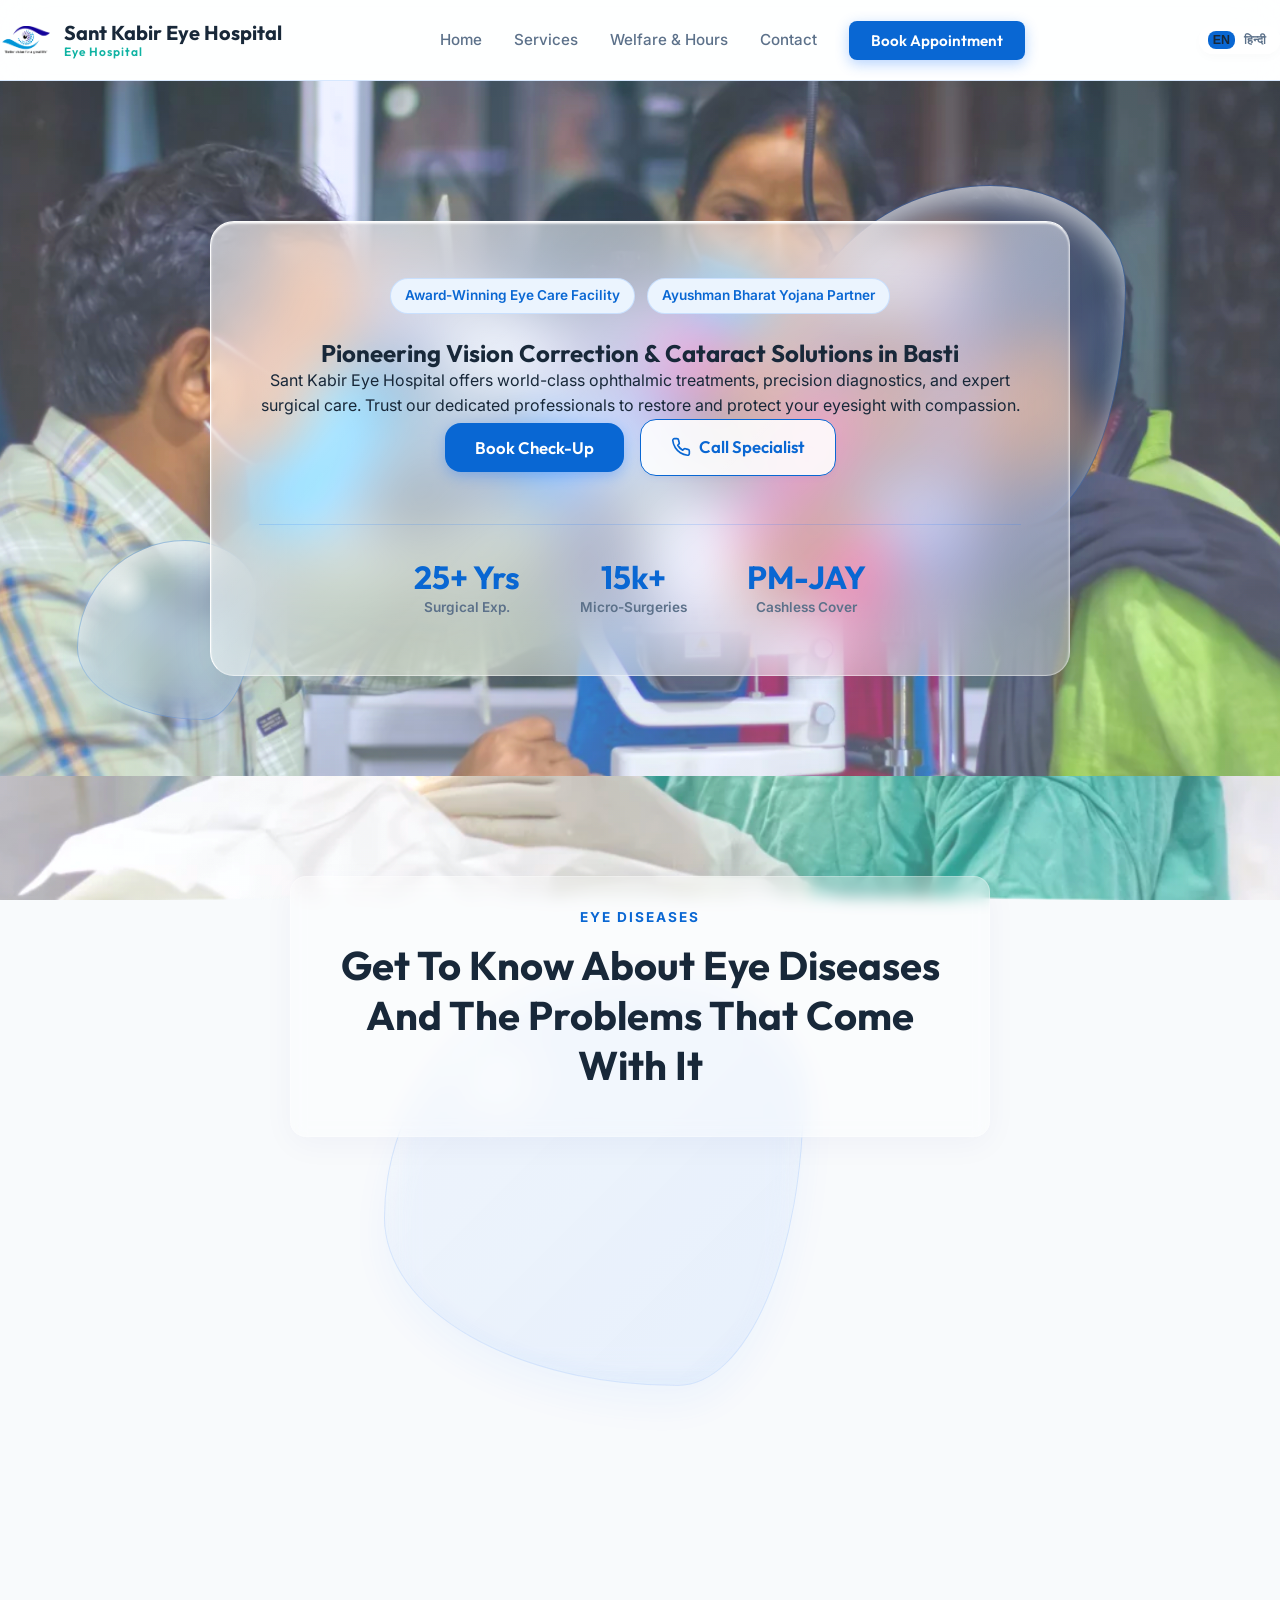
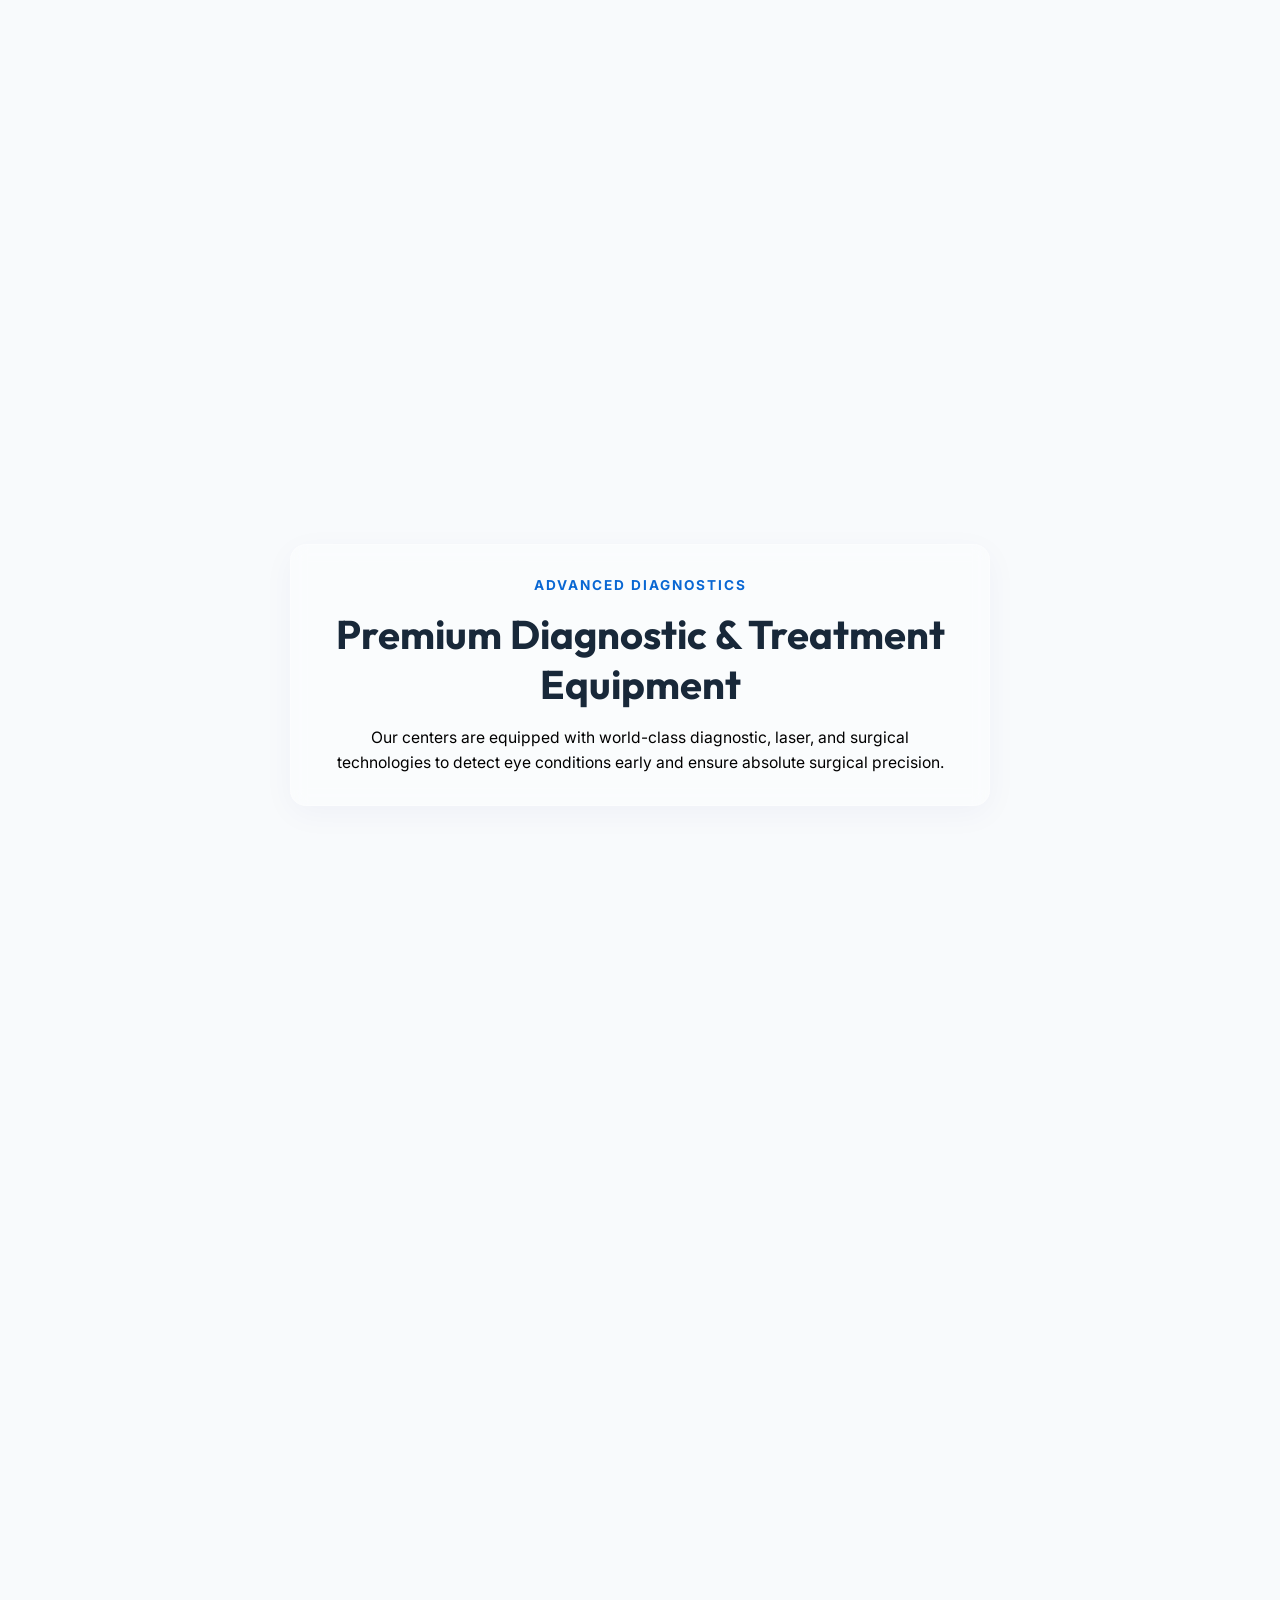
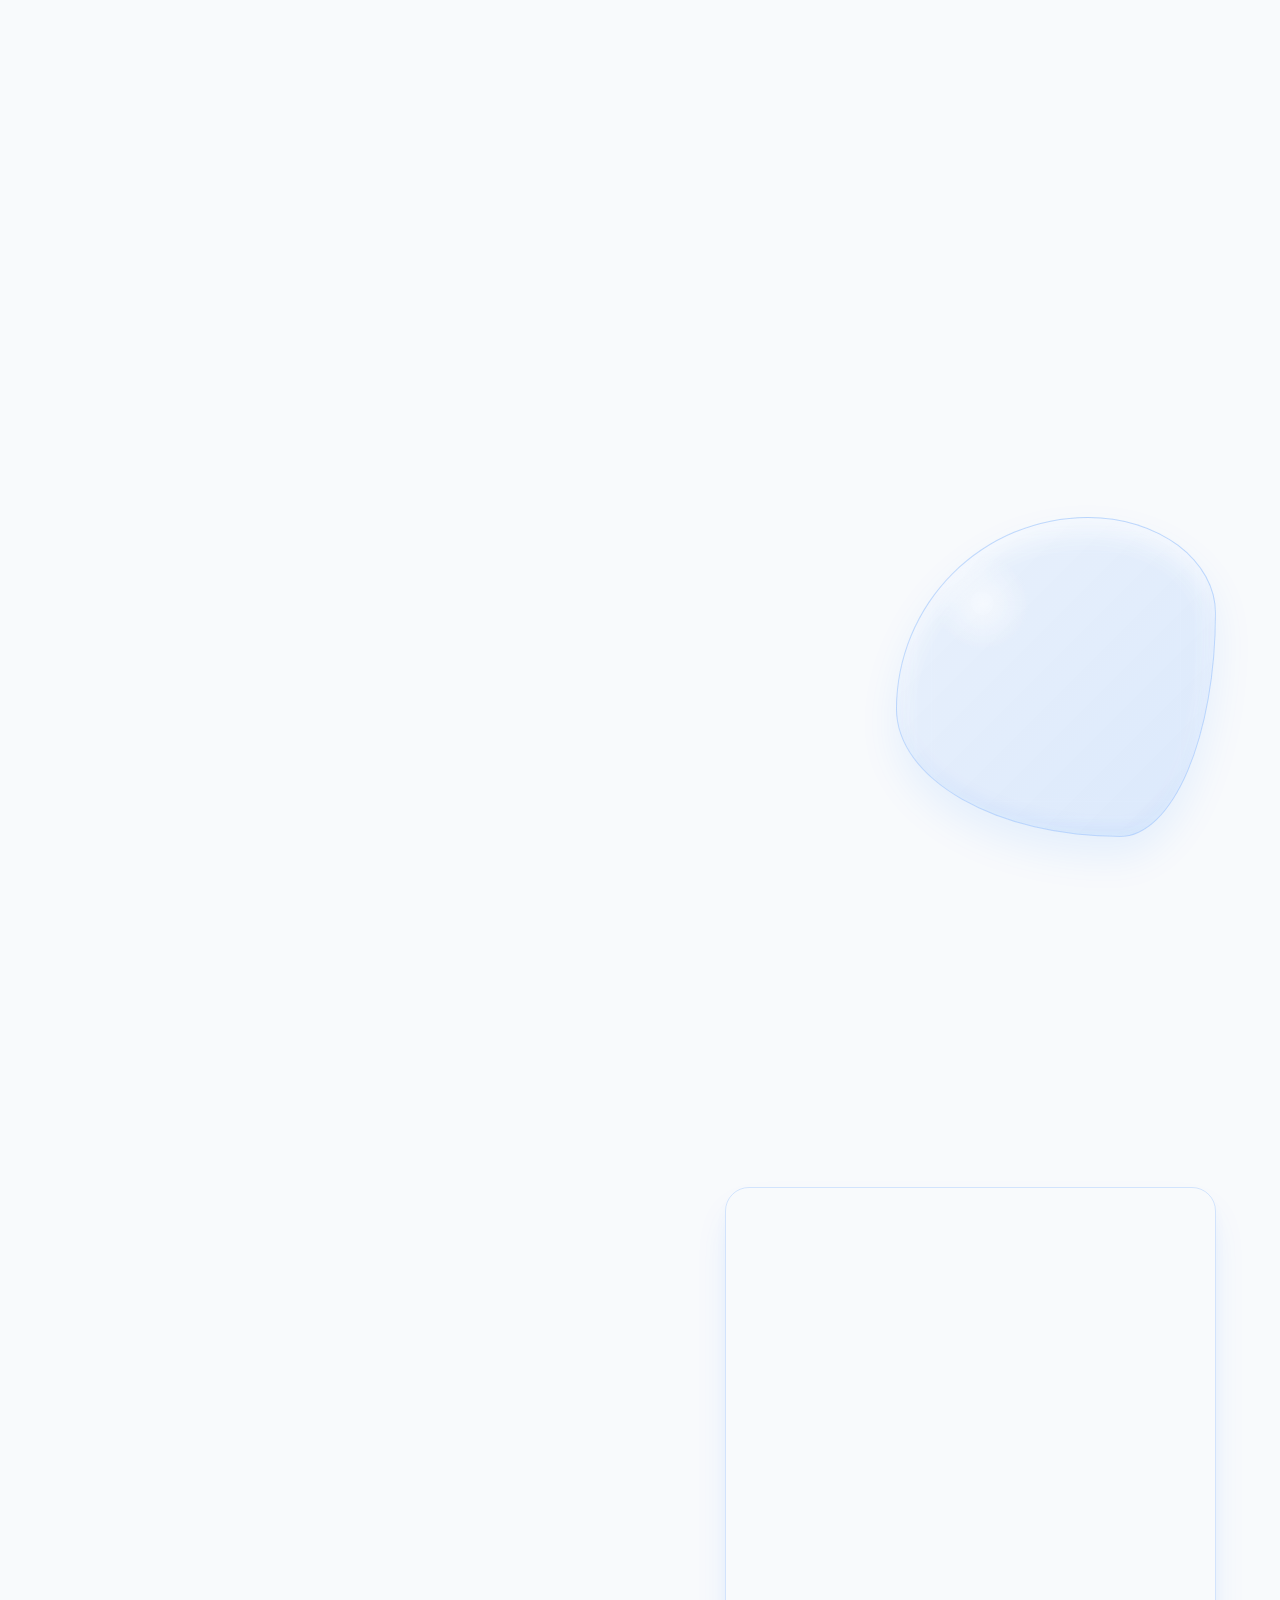
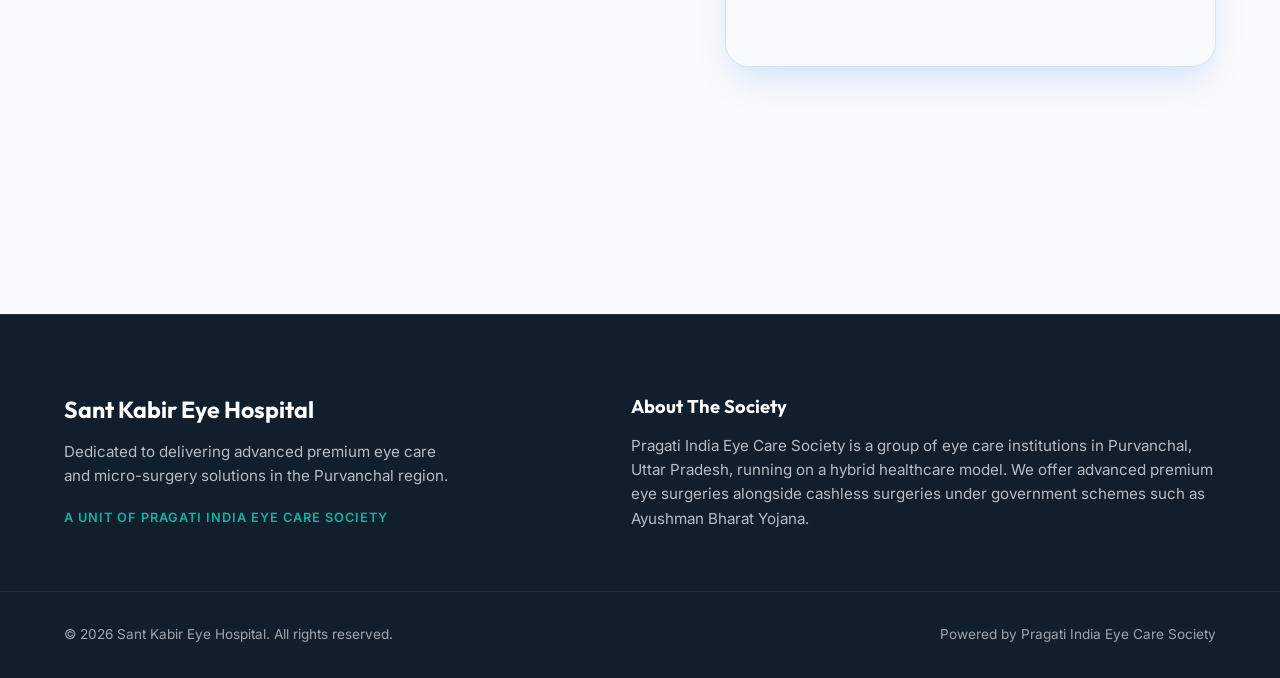
<file: index.html>
<!DOCTYPE html>
<html lang="en">
<head>
    <meta charset="UTF-8">
    <meta name="viewport" content="width=device-width, initial-scale=1.0">
    <link rel="icon" type="image/png" href="favicon.png">
    <!-- Mobile Device Detection & Redirect -->
    <script>
      (function() {
        var ua = navigator.userAgent || navigator.vendor || window.opera;
        if (/Android|webOS|iPhone|iPad|iPod|BlackBerry|IEMobile|Opera Mini|Mobile|mobile|CriOS/i.test(ua)) {
          window.location.replace('mobile.html');
        }
      })();
    </script>
    

    <!-- Chrome, Firefox OS, Opera & Safari Mobile (Adaptive Light/Dark theme) -->
    <meta name="theme-color" content="#ffffff" media="(prefers-color-scheme: light)">
    <meta name="theme-color" content="#0a182e" media="(prefers-color-scheme: dark)">
    <!-- iOS Safari web-app overrides -->
    <meta name="apple-mobile-web-app-capable" content="yes">
    <meta name="apple-mobile-web-app-status-bar-style" content="black-translucent">
    
    <meta name="description" content="Award-Winning Eye Care & Cataract Solutions in Basti. Sant Kabir Eye Hospital offers free surgical treatments under PM-JAY for eligible patients.">
    <title>Sant Kabir Eye Hospital – Premium Eye Care & Surgery in Basti</title>
    
    <!-- JSON-LD Structured Data for Search Engines & AI Crawlers -->
    <script type="application/ld+json">
    {
      "@context": "https://schema.org",
      "@type": "MedicalBusiness",
      "name": "Sant Kabir Eye Hospital",
      "alternateName": "Pragati India Eye Care Society",
      "description": "Premium cataract surgeries, advanced eye diagnostics, and laser treatment services under private care and PM-JAY Ayushman Bharat Yojana cover.",
      "url": "http://santkabireyehospital.piecs.org",
      "telephone": "+919415140719",
      "address": {
        "@type": "PostalAddress",
        "streetAddress": "Bansi Road, near Pindari Hospital, Katra",
        "addressLocality": "Basti",
        "addressRegion": "Uttar Pradesh",
        "postalCode": "272001",
        "addressCountry": "IN"
      },
      "openingHoursSpecification": {
        "@type": "OpeningHoursSpecification",
        "dayOfWeek": [
          "Monday",
          "Tuesday",
          "Wednesday",
          "Thursday",
          "Friday",
          "Saturday"
        ],
        "opens": "09:00",
        "closes": "18:00"
      },
      "contactPoint": [
        {
          "@type": "ContactPoint",
          "telephone": "+919415140719",
          "contactType": "Senior Administrator",
          "areaServed": "IN",
          "availableLanguage": ["English", "Hindi"]
        },
        {
          "@type": "ContactPoint",
          "telephone": "+919336466677",
          "contactType": "Primary Inquiry Desk",
          "areaServed": "IN",
          "availableLanguage": ["English", "Hindi"]
        }
      ]
    }
    </script>
    
    <!-- Google Fonts -->
    <link rel="preconnect" href="https://fonts.googleapis.com">
    <link rel="preconnect" href="https://fonts.gstatic.com" crossorigin>
    <link href="https://fonts.googleapis.com/css2?family=Inter:wght@300;400;500;600;700&family=Outfit:wght@400;500;600;700;800&display=swap" rel="stylesheet">
    
    <link rel="preload" href="styles.css?v=20260709" as="style" onload="this.onload=null;this.rel='stylesheet'">
    <noscript><link rel="stylesheet" href="styles.css?v=20260709"></noscript>
</head>
<body>

    <!-- Header Navigation -->
    <header class="main-header">
        <div class="header-container">
            <a href="#" class="logo">
                <div class="logo-icon">
                    <img src="images/logo.png" alt="Sant Kabir Eye Hospital Logo" width="48" height="48" style="object-fit: contain;">
                </div>
                <div class="logo-text">
                    <span class="brand-title">Sant Kabir Eye Hospital</span>
                    <span class="brand-tagline" data-translate="brand-tagline">Eye Hospital</span>
                </div>
            </a>
            
            <nav class="nav-links">
                <a href="#hero" data-translate="nav-home">Home</a>
                <a href="#services" data-translate="nav-services">Services</a>
                <a href="#why-us" data-translate="nav-welfare">Welfare & Hours</a>
                <a href="#contact" data-translate="nav-contact">Contact</a>
                <button class="btn btn-primary btn-book-trigger" data-translate="btn-book">Book Appointment</button>
            </nav>

            <div class="lang-switch-wrapper">
                <button class="lang-switch-btn active" id="btnLangEn">EN</button>
                <span class="lang-switch-divider">|</span>
                <button class="lang-switch-btn" id="btnLangHi">हिन्दी</button>
            </div>

            <button class="mobile-nav-toggle" aria-label="Toggle Navigation">
                <span class="bar"></span>
                <span class="bar"></span>
                <span class="bar"></span>
            </button>
        </div>
    </header>

    <!-- Hero Section -->
    <section id="hero" class="hero-section">
        <div class="glass-blob glass-blob-1"></div>
        <div class="glass-blob glass-blob-2"></div>
        <div class="section-container hero-centered">
            <div class="hero-glass-card liquid-glass">
                <div class="hero-badges">
                    <span class="badge" data-translate="hero-badge-1">Award-Winning Eye Care Facility</span>
                    <span class="badge" data-translate="hero-badge-2">Ayushman Bharat Yojana Partner</span>
                </div>
                <h1 data-translate="hero-title">Pioneering Vision Correction & Cataract Solutions in Basti</h1>
                <p data-translate="hero-description">Sant Kabir Eye Hospital offers world-class ophthalmic treatments, precision diagnostics, and expert surgical care. Trust our dedicated professionals to restore and protect your eyesight with compassion.</p>
                
                <div class="hero-actions">
                    <button class="btn btn-primary btn-lg btn-book-trigger" data-translate="btn-book-checkup">Book Check-Up</button>
                    <a href="tel:+919336466677" class="btn btn-secondary btn-lg">
                        <svg viewBox="0 0 24 24" width="20" height="20" fill="none" stroke="currentColor" stroke-width="2" stroke-linecap="round" stroke-linejoin="round">
                            <path d="M22 16.92v3a2 2 0 0 1-2.18 2 19.79 19.79 0 0 1-8.63-3.07 19.5 19.5 0 0 1-6-6 19.79 19.79 0 0 1-3.07-8.67A2 2 0 0 1 4.11 2h3a2 2 0 0 1 2 1.72 12.84 12.84 0 0 0 .7 2.81 2 2 0 0 1-.45 2.11L8.09 9.91a16 16 0 0 0 6 6l1.27-1.27a2 2 0 0 1 2.11-.45 12.84 12.84 0 0 0 2.81.7A2 2 0 0 1 22 16.92z"></path>
                        </svg>
                        <span data-translate="btn-call">Call Specialist</span>
                    </a>
                </div>

                <div class="hero-stats">
                    <div class="stat-item">
                        <h3 data-translate="stat-val-1">25+ Yrs</h3>
                        <p data-translate="stat-lbl-1">Surgical Exp.</p>
                    </div>
                    <div class="stat-item">
                        <h3 data-translate="stat-val-2">15k+</h3>
                        <p data-translate="stat-lbl-2">Micro-Surgeries</p>
                    </div>
                    <div class="stat-item">
                        <h3 data-translate="stat-val-3">PM-JAY</h3>
                        <p data-translate="stat-lbl-3">Cashless Cover</p>
                    </div>
                </div>
            </div>
        </div>
    </section>

    <!-- Services Section -->
    <section id="services" class="services-section">
        <div class="glass-blob glass-blob-3"></div>
        <div class="section-container">
            <div class="section-header">
                <span class="sub-title" data-translate="srv-subtitle">Eye Diseases</span>
                <h2 data-translate="srv-title">Get To Know About Eye Diseases And The Problems That Come With It</h2>
            </div>

            <div class="services-grid">
                <!-- Cataract Card -->
                <div class="service-card liquid-glass">
                    <div class="service-icon">
                        <svg viewBox="0 0 24 24" width="32" height="32" fill="none" stroke="currentColor" stroke-width="2">
                            <circle cx="12" cy="12" r="10"></circle>
                            <circle cx="12" cy="12" r="3" fill="currentColor" fill-opacity="0.3"></circle>
                            <path d="M12 2a15.3 15.3 0 0 1 4 10 15.3 15.3 0 0 1-4 10 15.3 15.3 0 0 1-4-10 15.3 15.3 0 0 1 4-10z"></path>
                        </svg>
                    </div>
                    <h3 data-translate="srv-card-1-title">Cataract</h3>
                    <p data-translate="srv-card-1-desc">A cataract is clouding or opacity of the lens inside the eye. It causes gradual blurring of vision and finally blindness.</p>
                    <button class="btn-text btn-book-trigger"><span data-translate="btn-know-more">KNOW MORE</span> &rarr;</button>
                </div>

                <!-- Glaucoma Card -->
                <div class="service-card liquid-glass">
                    <div class="service-icon">
                        <svg viewBox="0 0 24 24" width="32" height="32" fill="none" stroke="currentColor" stroke-width="2">
                            <path d="M12 22c5.523 0 10-4.477 10-10S17.523 2 12 2 2 6.477 2 12s4.477 10 10 10z"></path>
                            <path d="M12 6v6l4 2"></path>
                        </svg>
                    </div>
                    <h3 data-translate="srv-card-2-title">Glaucoma</h3>
                    <p data-translate="srv-card-2-desc">Glaucoma is a term given to a group of eye conditions in which the optic nerve is damaged leading to loss of visual field.</p>
                    <button class="btn-text btn-book-trigger"><span data-translate="btn-know-more">KNOW MORE</span> &rarr;</button>
                </div>

                <!-- Oculoplasty Card -->
                <div class="service-card liquid-glass">
                    <div class="service-icon">
                        <svg viewBox="0 0 24 24" width="32" height="32" fill="none" stroke="currentColor" stroke-width="2">
                            <path d="M16 21v-2a4 4 0 0 0-4-4H5a4 4 0 0 0-4 4v2"></path>
                            <circle cx="8.5" cy="7" r="4"></circle>
                            <polyline points="17 11 19 13 23 9"></polyline>
                        </svg>
                    </div>
                    <h3 data-translate="srv-card-3-title">Oculoplastic Surgery</h3>
                    <p data-translate="srv-card-3-desc">Oculoplastic surgery, includes a wide variety of surgical procedures that deal with the orbit (eye socket), eyelids, tear ducts, and the face.</p>
                    <button class="btn-text btn-book-trigger"><span data-translate="btn-know-more">KNOW MORE</span> &rarr;</button>
                </div>

                <!-- Squint Card -->
                <div class="service-card liquid-glass">
                    <div class="service-icon">
                        <svg viewBox="0 0 24 24" width="32" height="32" fill="none" stroke="currentColor" stroke-width="2">
                            <circle cx="12" cy="12" r="10"></circle>
                            <path d="M8 12h8"></path>
                            <path d="M12 8v8"></path>
                        </svg>
                    </div>
                    <h3 data-translate="srv-card-4-title">Squint</h3>
                    <p data-translate="srv-card-4-desc">Squint is a condition where the eyes point in different directions. One eye may turn inwards, outwards, upwards or downwards while the other eye may look differently.</p>
                    <button class="btn-text btn-book-trigger"><span data-translate="btn-know-more">KNOW MORE</span> &rarr;</button>
                </div>

                <!-- Diabetic Retinopathy Card -->
                <div class="service-card liquid-glass">
                    <div class="service-icon">
                        <svg viewBox="0 0 24 24" width="32" height="32" fill="none" stroke="currentColor" stroke-width="2">
                            <path d="M12 2v20M17 5H9.5a3.5 3.5 0 0 0 0 7h5a3.5 3.5 0 0 1 0 7H6"></path>
                        </svg>
                    </div>
                    <h3 data-translate="srv-card-5-title">Diabetic Retinopathy</h3>
                    <p data-translate="srv-card-5-desc">Diabetic retinopathy is a complication of diabetes and causes damage to the retina (Microangiopathy).</p>
                    <button class="btn-text btn-book-trigger"><span data-translate="btn-know-more">KNOW MORE</span> &rarr;</button>
                </div>

                <!-- Refractive Error Card -->
                <div class="service-card liquid-glass">
                    <div class="service-icon">
                        <svg viewBox="0 0 24 24" width="32" height="32" fill="none" stroke="currentColor" stroke-width="2">
                            <rect x="2" y="7" width="20" height="10" rx="2" ry="2"></rect>
                            <circle cx="7" cy="12" r="3"></circle>
                            <circle cx="17" cy="12" r="3"></circle>
                            <path d="M10 12h4"></path>
                        </svg>
                    </div>
                    <h3 data-translate="srv-card-6-title">Optical Services</h3>
                    <p data-translate="srv-card-6-desc">Precision computerized vision testing to resolve near-sightedness, far-sightedness, astigmatism, and custom optical prescriptions.</p>
                    <button class="btn-text btn-book-trigger"><span data-translate="btn-know-more">KNOW MORE</span> &rarr;</button>
                </div>
            </div>
        </div>
    </section>

    <!-- Diagnostics & Advanced Technology Section -->
    <section id="diagnostics" class="services-section">
        <div class="section-container">
            <div class="section-header">
                <span class="sub-title" data-translate="tech-subtitle">Advanced Diagnostics</span>
                <h2 data-translate="tech-title">Premium Diagnostic & Treatment Equipment</h2>
                <p data-translate="tech-desc" style="max-width: 650px; margin: 12px auto 0; color: #000000; font-size: 0.98rem; line-height: 1.6;">Our centers are equipped with world-class diagnostic, laser, and surgical technologies to detect eye conditions early and ensure absolute surgical precision.</p>
            </div>

            <div class="services-grid">
                <!-- Fundus Camera Card -->
                <div class="service-card liquid-glass">
                    <div class="service-icon" style="color: var(--primary);">
                        <svg viewBox="0 0 24 24" width="32" height="32" fill="none" stroke="currentColor" stroke-width="2">
                            <path d="M23 19a2 2 0 0 1-2 2H3a2 2 0 0 1-2-2V8a2 2 0 0 1 2-2h4l2-3h6l2 3h4a2 2 0 0 1 2 2z"></path>
                            <circle cx="12" cy="13" r="4"></circle>
                        </svg>
                    </div>
                    <h3 data-translate="tech-fundus-title">Retinal Fundus Camera</h3>
                    <p data-translate="tech-fundus-desc">Painless high-resolution imaging of the retina at the back of the eye. Enables early detection of diabetic retinopathy and glaucoma.</p>
                </div>

                <!-- Auto Perimeter Card -->
                <div class="service-card liquid-glass">
                    <div class="service-icon" style="color: var(--primary);">
                        <svg viewBox="0 0 24 24" width="32" height="32" fill="none" stroke="currentColor" stroke-width="2">
                            <circle cx="12" cy="12" r="10"></circle>
                            <path d="M12 2v2M12 20v2M2 12h2M20 12h2M12 8a4 4 0 1 0 0 8 4 4 0 0 0 0-8z"></path>
                        </svg>
                    </div>
                    <h3 data-translate="tech-perimeter-title">Visual Field Auto Perimeter</h3>
                    <p data-translate="tech-perimeter-desc">Precise computerized visual field testing to map peripheral vision. Critical for early screening of glaucoma and optic nerve damage.</p>
                </div>

                <!-- Green Laser Card -->
                <div class="service-card liquid-glass">
                    <div class="service-icon" style="color: var(--primary);">
                        <svg viewBox="0 0 24 24" width="32" height="32" fill="none" stroke="currentColor" stroke-width="2">
                            <line x1="5" y1="9" x2="19" y2="9"></line>
                            <line x1="5" y1="15" x2="19" y2="15"></line>
                            <line x1="9" y1="5" x2="9" y2="19"></line>
                            <line x1="15" y1="5" x2="15" y2="19"></line>
                        </svg>
                    </div>
                    <h3 data-translate="tech-laser-title">Retinal Green Laser</h3>
                    <p data-translate="tech-laser-desc">Advanced, non-invasive photocoagulation laser treatment. Used to seal retinal tears and treat diabetic eye diseases.</p>
                </div>

                <!-- B-Scan Ultrasound Card -->
                <div class="service-card liquid-glass">
                    <div class="service-icon" style="color: var(--primary);">
                        <svg viewBox="0 0 24 24" width="32" height="32" fill="none" stroke="currentColor" stroke-width="2">
                            <path d="M2 12h20M12 2v20M5 5l14 14M19 5L5 19"></path>
                        </svg>
                    </div>
                    <h3 data-translate="tech-bscan-title">B-Scan Ophthalmic Ultrasound</h3>
                    <p data-translate="tech-bscan-desc">High-frequency sound wave imaging to visualize internal structures of the eye, vital when mature cataracts block direct visibility.</p>
                </div>

                <!-- Zeiss Microscope Card -->
                <div class="service-card liquid-glass">
                    <div class="service-icon" style="color: var(--primary);">
                        <svg viewBox="0 0 24 24" width="32" height="32" fill="none" stroke="currentColor" stroke-width="2">
                            <rect x="2" y="4" width="20" height="16" rx="2" ry="2"></rect>
                            <circle cx="12" cy="12" r="4"></circle>
                        </svg>
                    </div>
                    <h3 data-translate="tech-zeiss-title">Zeiss Surgical Microscope</h3>
                    <p data-translate="tech-zeiss-desc">World-class precision optics offering maximum visual clarity during high-accuracy micro-surgical cataract procedures.</p>
                </div>

                <!-- Non-Contact Tonometer Card -->
                <div class="service-card liquid-glass">
                    <div class="service-icon" style="color: var(--primary);">
                        <svg viewBox="0 0 24 24" width="32" height="32" fill="none" stroke="currentColor" stroke-width="2">
                            <circle cx="12" cy="12" r="10"></circle>
                            <path d="M12 8v8M8 12h8"></path>
                        </svg>
                    </div>
                    <h3 data-translate="tech-tonometer-title">Non-Contact Tonometer</h3>
                    <p data-translate="tech-tonometer-desc">Quick, pain-free air-puff technology to measure intraocular eye pressure for glaucoma screening without touching the eye.</p>
                </div>
            </div>
        </div>
    </section>


    <!-- Why Choose Us & Welfare Schemes Section -->
    <section id="why-us" class="why-us-section">
        <div class="glass-blob glass-blob-4"></div>
        <div class="section-container why-us-grid">
            <div class="why-us-card liquid-glass">
                <span class="sub-title" data-translate="welf-subtitle">Premium Services & Government Welfare</span>
                <h2 data-translate="welf-title">High-Precision Eye Care with Cashless Welfare Cover</h2>
                <p data-translate="welf-desc">We combine high-precision private diagnostic care and premium lens implant options with a commitment to public welfare. Eligible families receive cashless, completely free surgeries under government initiatives.</p>
                
                <div class="features-list">
                    <div class="feature-item">
                        <div class="feature-icon">
                            <svg viewBox="0 0 24 24" width="24" height="24" fill="none" stroke="currentColor" stroke-width="2.5">
                                <polyline points="20 6 9 17 4 12"></polyline>
                            </svg>
                        </div>
                        <div>
                            <h4 data-translate="welf-feat-1-title">Ayushman Bharat Cashless Cover</h4>
                            <p data-translate="welf-feat-1-desc">Comprehensive diagnostics, micro-surgical eye treatments, and follow-up care covered 100% free of cost for eligible PM-JAY cardholders.</p>
                        </div>
                    </div>

                    <div class="feature-item">
                        <div class="feature-icon">
                            <svg viewBox="0 0 24 24" width="24" height="24" fill="none" stroke="currentColor" stroke-width="2.5">
                                <polyline points="20 6 9 17 4 12"></polyline>
                            </svg>
                        </div>
                        <div>
                            <h4 data-translate="welf-feat-2-title">Advanced Premium Surgical Implants</h4>
                            <p data-translate="welf-feat-2-desc">Specialized premium lens implant options (Toric, Multifocal) and computer-assisted diagnostics for patients seeking ultimate post-op visual clarity.</p>
                        </div>
                    </div>

                    <div class="feature-item">
                        <div class="feature-icon">
                            <svg viewBox="0 0 24 24" width="24" height="24" fill="none" stroke="currentColor" stroke-width="2.5">
                                <polyline points="20 6 9 17 4 12"></polyline>
                            </svg>
                        </div>
                        <div>
                            <h4 data-translate="welf-feat-3-title">World Class Healthcare Standards</h4>
                            <p data-translate="welf-feat-3-desc">Sterile ophthalmic surgical theaters, premium diagnostics suite, and fully air-conditioned comfort.</p>
                        </div>
                    </div>
                </div>
            </div>

            <div class="working-hours-card liquid-glass">
                <h3 data-translate="hours-title">Our Working Hours</h3>
                <p class="hours-tagline" data-translate="hours-tagline">Providing uninterrupted emergency & regular consultations</p>
                
                <table class="hours-table">
                    <tr>
                        <td><strong data-translate="day-mon">Monday</strong></td>
                        <td class="text-right" data-translate="time-standard">9:00 AM - 6:00 PM</td>
                    </tr>
                    <tr>
                        <td><strong data-translate="day-tue">Tuesday</strong></td>
                        <td class="text-right" data-translate="time-standard">9:00 AM - 6:00 PM</td>
                    </tr>
                    <tr>
                        <td><strong data-translate="day-wed">Wednesday</strong></td>
                        <td class="text-right" data-translate="time-standard">9:00 AM - 6:00 PM</td>
                    </tr>
                    <tr>
                        <td><strong data-translate="day-thu">Thursday</strong></td>
                        <td class="text-right" data-translate="time-standard">9:00 AM - 6:00 PM</td>
                    </tr>
                    <tr>
                        <td><strong data-translate="day-fri">Friday</strong></td>
                        <td class="text-right" data-translate="time-standard">9:00 AM - 6:00 PM</td>
                    </tr>
                    <tr>
                        <td><strong data-translate="day-sat">Saturday</strong></td>
                        <td class="text-right" data-translate="time-standard">9:00 AM - 6:00 PM</td>
                    </tr>
                    <tr class="closed-row">
                        <td><strong data-translate="day-sun">Sunday</strong></td>
                        <td class="text-right" data-translate="time-sun">Closed (Emergency Only)</td>
                    </tr>
                </table>
                
                <div class="note-box">
                    <p data-translate="hours-note"><strong>Note:</strong> Closed on festive holidays. Please call ahead to confirm holiday schedules.</p>
                </div>
            </div>
        </div>
    </section>

    <!-- Call to Action & Map Section -->
    <section id="contact" class="contact-section">
        <div class="section-container">
            <div class="contact-grid">
                <div class="contact-info-card liquid-glass">
                    <h2 data-translate="contact-title">Reach Our Centers Directly</h2>
                    <p data-translate="contact-desc">If you have questions, need diagnostic reports, or want to make inquiries, feel free to call our hotlines or visit the center directly.</p>
                    
                    <div class="payment-warning-inline" data-translate="contact-warning">
                        <strong>⚠️ Notice / आवश्यक सूचना:</strong> We never ask for online payments. All transactions are handled physically at the hospital premises to authorized staff only. हम कभी भी ऑनलाइन भुगतान नहीं मांगते हैं। सभी लेनदेन केवल अस्पताल परिसर में अधिकृत कर्मचारी को ही नकद/भौतिक रूप से किए जाने चाहिए।
                    </div>
                    
                    <div class="call-options">
                        <a href="tel:+919336466677" class="call-card">
                            <span class="call-number">9336466677</span>
                            <span class="call-label" data-translate="desk-inquiry">Primary Inquiry Desk</span>
                        </a>
                        <a href="tel:+919415140719" class="call-card">
                            <span class="call-number">9415140719</span>
                            <span class="call-label" data-translate="desk-admin">Senior Administrator</span>
                        </a>
                    </div>

                    <div class="address-box">
                        <div class="address-icon">
                            <svg viewBox="0 0 24 24" width="24" height="24" fill="none" stroke="currentColor" stroke-width="2">
                                <path d="M12 2C8.13 2 5 5.13 5 9c0 5.25 7 13 7 13s7-7.75 7-13c0-3.87-3.13-7-7-7z"></path>
                                <circle cx="12" cy="9" r="2"></circle>
                            </svg>
                        </div>
                        <div>
                            <h4 data-translate="addr-title">Location Address</h4>
                            <p data-translate="addr-desc">Bansi Road, near Pindari Hospital, Katra,<br>Basti, Moor Ghat, Uttar Pradesh 272001</p>
                            <a href="https://maps.app.goo.gl/5BYvRvsRoLVSubBW9" 
                               target="_blank" rel="noopener noreferrer" class="btn btn-primary" style="margin-top: 16px;">
                               <svg viewBox="0 0 24 24" width="18" height="18" fill="none" stroke="currentColor" stroke-width="2" style="margin-right: 6px;">
                                   <polygon points="3 11 22 2 13 21 11 13 3 11"></polygon>
                               </svg>
                               <span data-translate="btn-directions">Open in Google Maps</span>
                            </a>
                        </div>
                    </div>
                </div>

                <div class="map-wrapper">
                    <!-- Google Map Iframe -->
                    <iframe src="https://maps.google.com/maps?q=Sant%20Kabir%20Eye%20Hospital,%20Basti&t=&z=15&ie=UTF8&iwloc=&output=embed" 
                            width="100%" height="100%" style="border:0;" allowfullscreen="" loading="lazy" aria-label="Sant Kabir Eye Hospital location map"></iframe>
                </div>
            </div>
        </div>
    </section>

    <!-- Footer -->
    <footer class="main-footer">
        <div class="section-container footer-grid">
            <div class="footer-brand">
                <h3>Sant Kabir Eye Hospital</h3>
                <p>Dedicated to delivering advanced premium eye care and micro-surgery solutions in the Purvanchal region.</p>
                <span class="sub-unit">A Unit of Pragati India Eye Care Society</span>
            </div>
            
            <div class="footer-desc">
                <h4>About The Society</h4>
                <p>Pragati India Eye Care Society is a group of eye care institutions in Purvanchal, Uttar Pradesh, running on a hybrid healthcare model. We offer advanced premium eye surgeries alongside cashless surgeries under government schemes such as Ayushman Bharat Yojana.</p>
            </div>
        </div>
        <div class="footer-bottom">
            <div class="section-container footer-bottom-flex">
                <p>&copy; 2026 Sant Kabir Eye Hospital. All rights reserved.</p>
                <p class="credit">Powered by Pragati India Eye Care Society</p>
            </div>
        </div>
    </footer>

    <!-- Interactive Appointment Modal -->
    <div class="booking-modal" id="bookingModal" aria-hidden="true" role="dialog">
        <div class="modal-overlay"></div>
        <div class="modal-content liquid-glass">
            <button class="modal-close" aria-label="Close booking form">&times;</button>
            <div class="modal-header">
                <h3 data-translate="modal-title">Book Eye Examination</h3>
            </div>
            
            <div class="payment-warning-box" data-translate="modal-warning">
                <strong style="margin-bottom: 2px;">⚠️ Manual Booking & No Online Payments</strong>
                <p style="margin-bottom: 4px; font-size: 0.78rem;">Appointments are scheduled manually; this form submits an inquiry. We never ask for online payments—all official fees must be paid in-person at the hospital counter to authorized staff only.</p>
                <p class="hindi-text" style="font-size: 0.75rem; color: #dc3545;"><strong>सुरक्षा सूचना:</strong> बुकिंग मैन्युअल है। ऑनलाइन कोई भुगतान न करें—सभी शुल्क केवल अस्पताल परिसर में सीधे काउंटर पर दें।</p>
            </div>
            
            <form class="booking-form" id="bookingForm">
                <div class="form-group">
                    <label for="patientName" data-translate="lbl-name">Patient Full Name*</label>
                    <input type="text" id="patientName" required placeholder="Enter full name" data-translate-placeholder="plh-name">
                </div>

                <div class="form-row">
                    <div class="form-group">
                        <label for="patientPhone" data-translate="lbl-phone">Phone Number*</label>
                        <input type="tel" id="patientPhone" required placeholder="10-digit mobile number" pattern="[0-9]{10}" data-translate-placeholder="plh-phone">
                    </div>
                    <div class="form-group">
                        <label for="preferredDate" data-translate="lbl-date">Preferred Date*</label>
                        <input type="date" id="preferredDate" required>
                    </div>
                </div>
                <div class="form-group">
                    <label for="eyeService" data-translate="lbl-service">Eye Issue / Select Service (आँख की समस्या/चयन करें)</label>
                    <select id="eyeService">
                        <option value="cataract">Cataract (मोतियाबिंद)</option>
                        <option value="glaucoma">Glaucoma (काला मोतिया)</option>
                        <option value="blurry_vision">Blurry Vision / Specs Checkup (धुंधला दिखना / चश्मा जांच)</option>
                        <option value="eye_pain_redness">Redness, Pain or Infection (लाली, दर्द या संक्रमण)</option>
                        <option value="watering_dryness">Watering or Dry Eyes (आँखों से पानी आना या सूखापन)</option>
                        <option value="squint_double_vision">Squint or Double Vision (भेंगापन या दोहरी दृष्टि)</option>
                        <option value="diabetic_retina">Diabetic Retina Checkup (मधुमेह नेत्र रोग जांच)</option>
                        <option value="eyelid_swelling">Eyelid Swelling or Lid Issues (पलक की सूजन या समस्या)</option>
                        <option value="child_eye_care">Child Eye Care (बच्चों की आँख की जांच)</option>
                        <option value="other_query">General Checkup / Other Query (सामान्य जांच / अन्य प्रश्न)</option>
                    </select>
                </div>
                <div class="form-group">
                    <label for="patientMessage" data-translate="lbl-message">Describe your symptoms (Optional)</label>
                    <textarea id="patientMessage" rows="3" placeholder="Explain any vision problems, blurring, etc." data-translate-placeholder="plh-message"></textarea>
                </div>
                <button type="submit" class="btn btn-primary btn-block" data-translate="btn-confirm-booking">Confirm Appointment Request</button>
            </form>
            <div class="success-message" id="successMessage" style="display: none;">
                <div class="success-icon">
                    <svg viewBox="0 0 24 24" width="48" height="48" fill="none" stroke="currentColor" stroke-width="2">
                        <circle cx="12" cy="12" r="10"></circle>
                        <polyline points="22 4 12 14.01 9 11.01"></polyline>
                    </svg>
                </div>
                <h3 data-translate="success-title">Request Submitted!</h3>
                <p data-translate="success-desc">We've received your appointment request.</p>
                <p style="background: rgba(220,53,69,0.08); border-left: 3px solid #dc3545; padding: 10px 14px; border-radius: 6px; font-size: 0.88rem; color: #c0392b; margin: 12px 0; text-align: left;">
                  <strong>⚠️ Please Note:</strong> Submitting this form does <strong>not</strong> confirm your appointment. Our team will contact you to verify and schedule your visit.<br><br>
                  <span class="hindi-text"><strong>⚠️ कृपया ध्यान दें:</strong> यह फ़ॉर्म भरने से अपॉइंटमेंट की पुष्टि <strong>नहीं</strong> होती। हमारी टीम आपसे संपर्क करके आपकी विजिट तय करेगी।</span>
                </p>
                <button class="btn btn-secondary btn-block modal-close-success" data-translate="btn-close-window">Close Window</button>
            </div>
        </div>
    </div>


    <!-- JavaScript file -->
    <script src="app.js?v=20260708"></script>
</body>
</html>
</file>
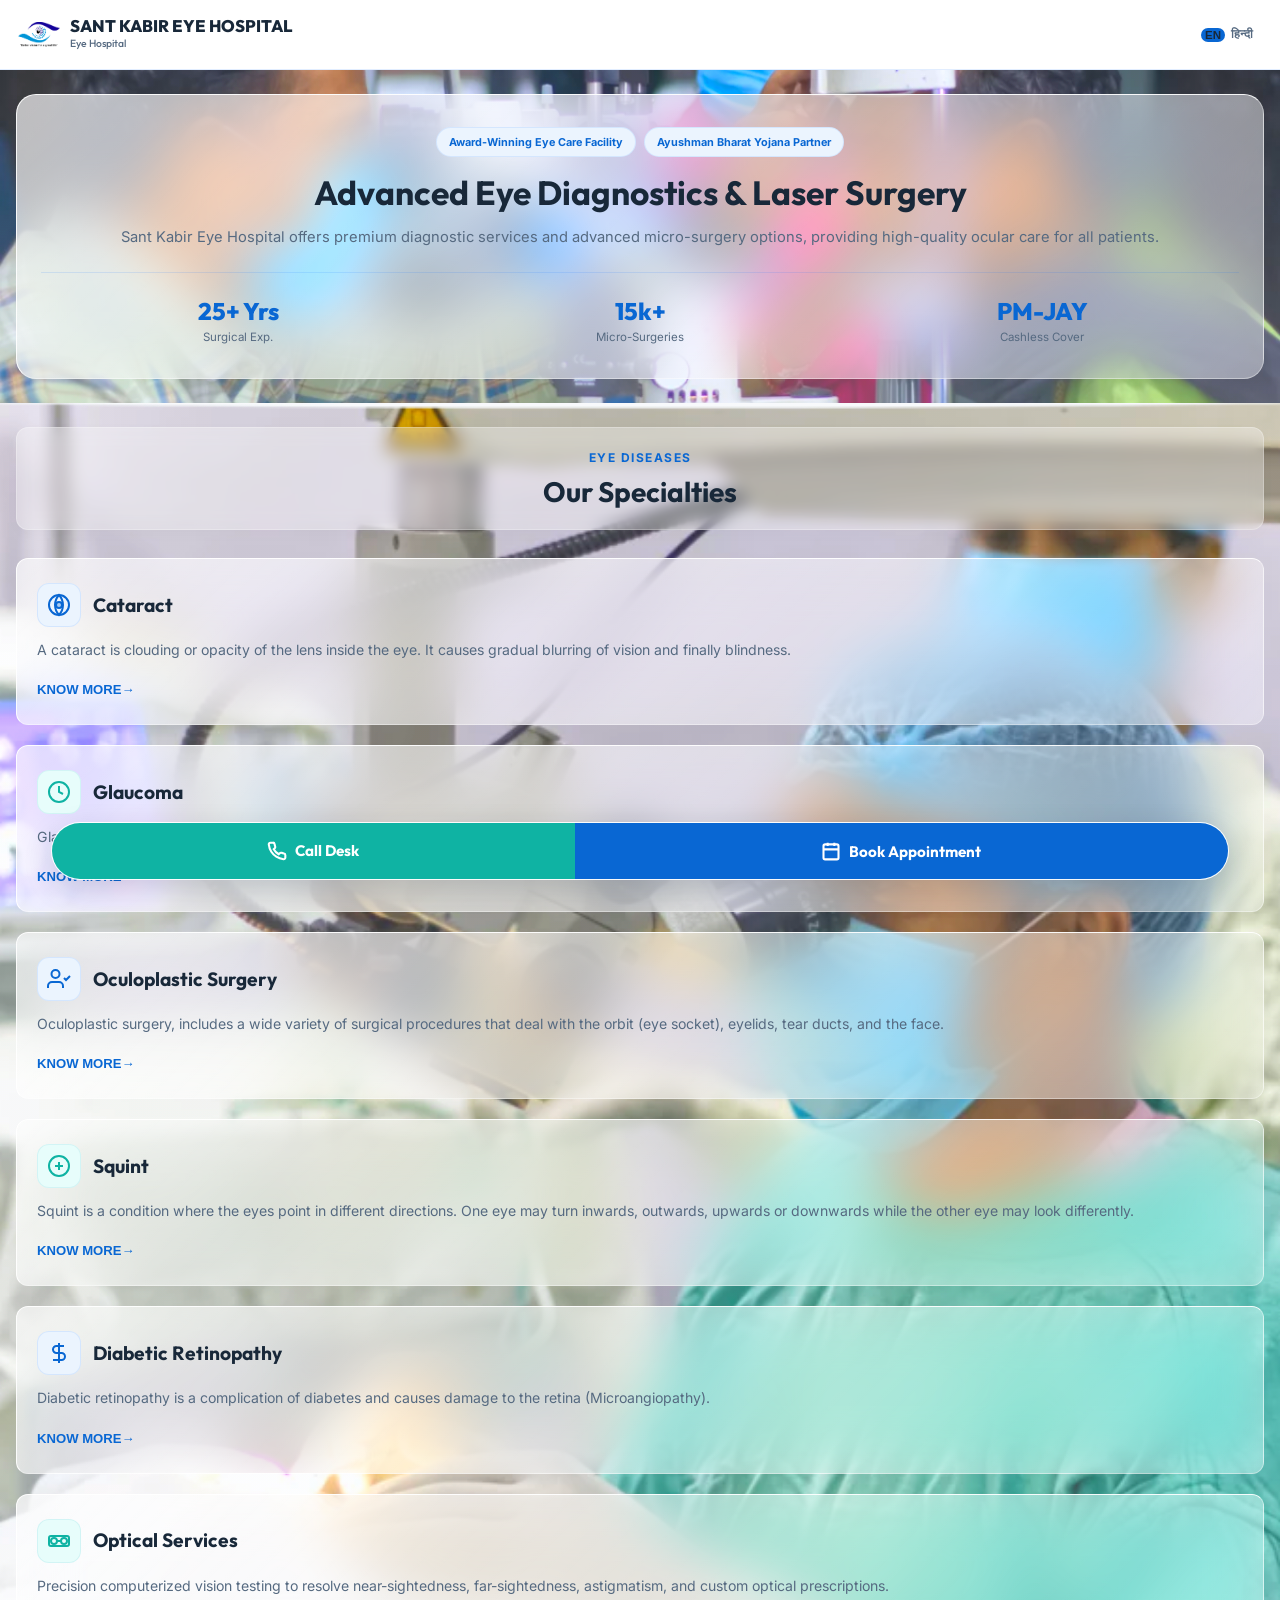
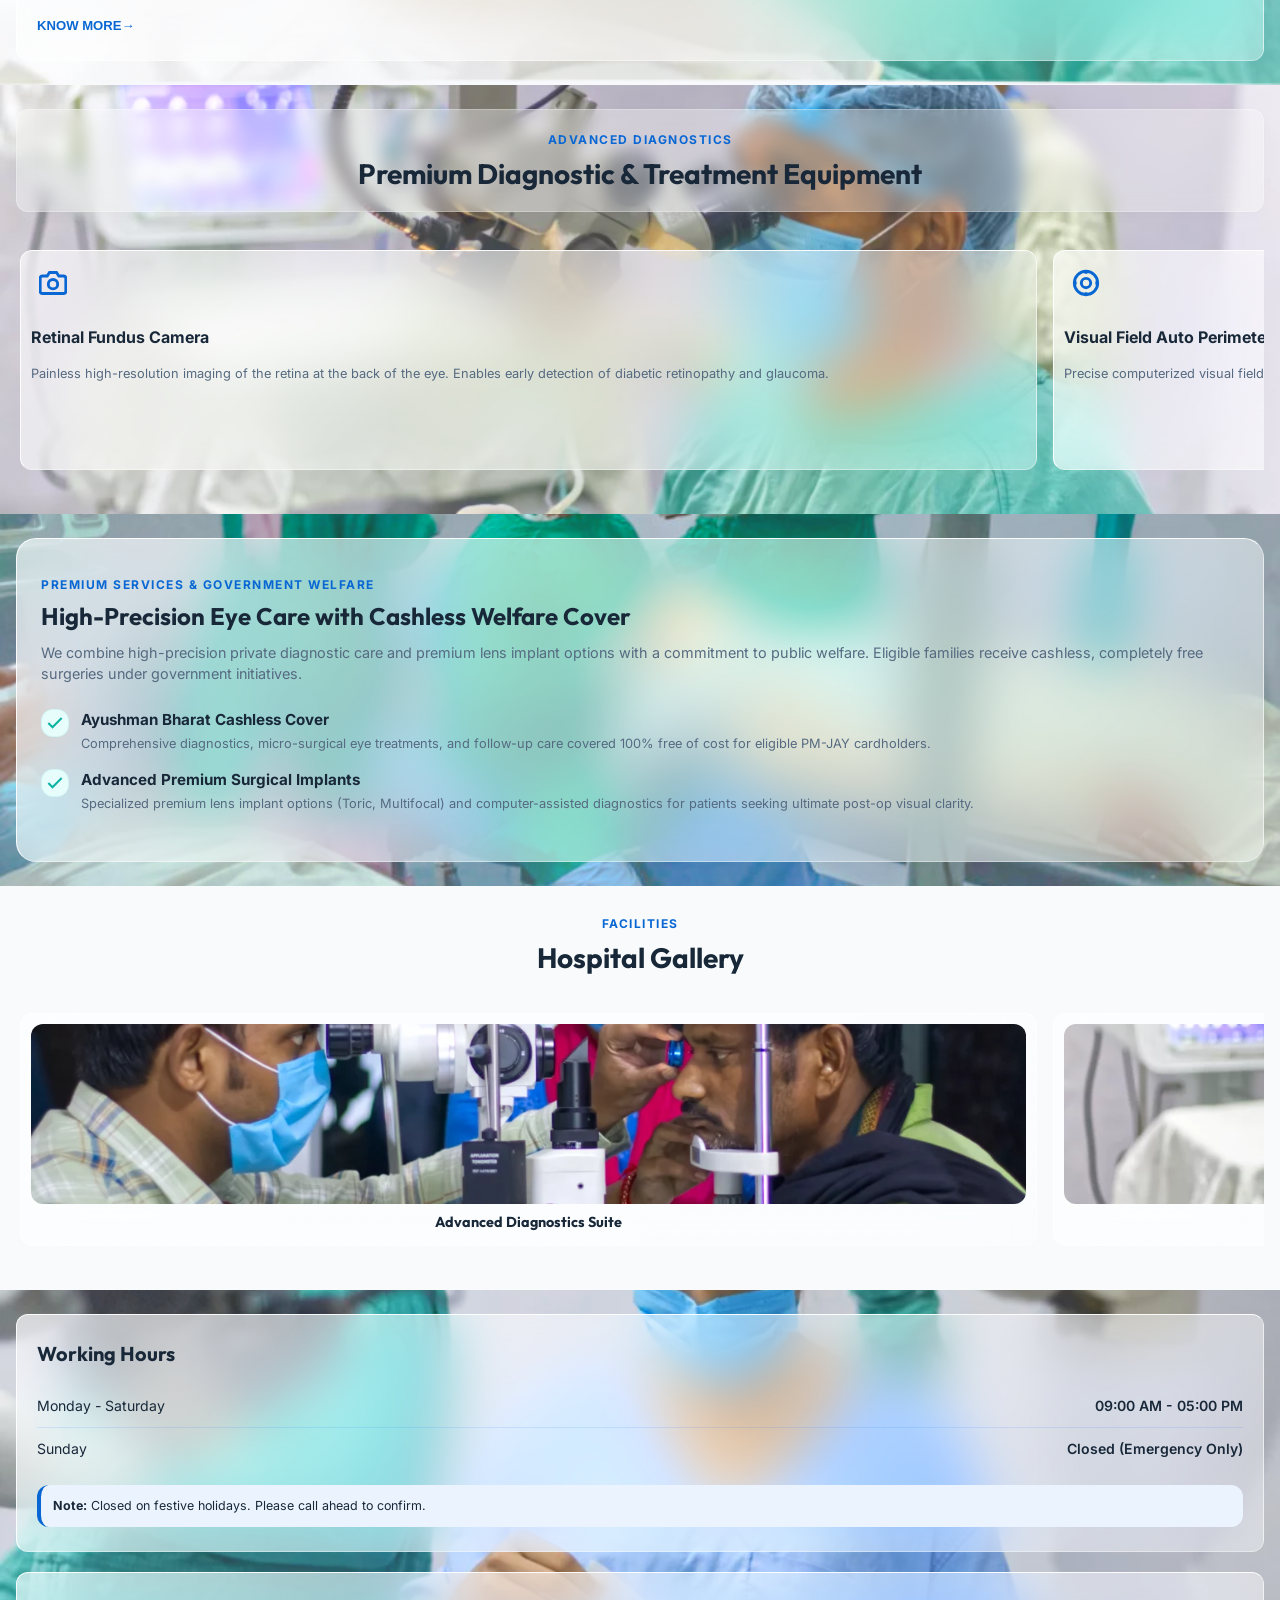
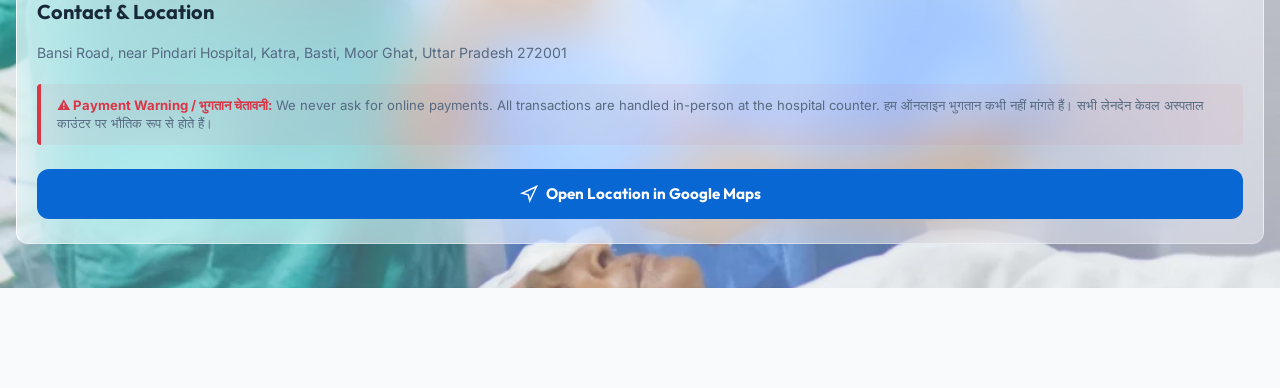
<file: mobile.html>
<!DOCTYPE html>
<html lang="en">
<head>
    <meta charset="UTF-8">
    <meta name="viewport" content="width=device-width, initial-scale=1.0, maximum-scale=1.0, user-scalable=no">
    <link rel="icon" type="image/png" href="favicon.png">

    <!-- Chrome, Firefox OS, Opera & Safari Mobile (Adaptive Light/Dark theme) -->
    <meta name="theme-color" content="#ffffff" media="(prefers-color-scheme: light)">
    <meta name="theme-color" content="#0a182e" media="(prefers-color-scheme: dark)">
    <!-- iOS Safari web-app overrides -->
    <meta name="apple-mobile-web-app-capable" content="yes">
    <meta name="apple-mobile-web-app-status-bar-style" content="black-translucent">
    
    <meta name="description" content="Award-Winning Eye Care & Cataract Solutions in Basti. Sant Kabir Eye Hospital offers free surgical treatments under PM-JAY for eligible patients.">
    <title>Sant Kabir Eye Hospital – Premium Eye Care & Surgery in Basti</title>
    
    <!-- JSON-LD Structured Data for Search Engines & AI Crawlers -->
    <script type="application/ld+json">
    {
      "@context": "https://schema.org",
      "@type": "MedicalBusiness",
      "name": "Sant Kabir Eye Hospital",
      "alternateName": "Pragati India Eye Care Society",
      "description": "Premium cataract surgeries, advanced eye diagnostics, and laser treatment services under private care and PM-JAY Ayushman Bharat Yojana cover.",
      "url": "http://santkabireyehospital.piecs.org",
      "telephone": "+919415140719",
      "address": {
        "@type": "PostalAddress",
        "streetAddress": "Bansi Road, near Pindari Hospital, Katra",
        "addressLocality": "Basti",
        "addressRegion": "Uttar Pradesh",
        "postalCode": "272001",
        "addressCountry": "IN"
      },
      "openingHoursSpecification": {
        "@type": "OpeningHoursSpecification",
        "dayOfWeek": [
          "Monday",
          "Tuesday",
          "Wednesday",
          "Thursday",
          "Friday",
          "Saturday"
        ],
        "opens": "09:00",
        "closes": "18:00"
      },
      "contactPoint": [
        {
          "@type": "ContactPoint",
          "telephone": "+919415140719",
          "contactType": "Senior Administrator",
          "areaServed": "IN",
          "availableLanguage": ["English", "Hindi"]
        },
        {
          "@type": "ContactPoint",
          "telephone": "+919336466677",
          "contactType": "Primary Inquiry Desk",
          "areaServed": "IN",
          "availableLanguage": ["English", "Hindi"]
        }
      ]
    }
    </script>
    
    <!-- Preload LCP hero background image (discoverable, high priority) -->
    <link rel="preload" as="image" href="images/bg_hero_apple.webp" fetchpriority="high">

    <!-- Preload mobile.css so it's non-render-blocking -->
    <link rel="preload" href="mobile.css?v=20260709" as="style" onload="this.onload=null;this.rel='stylesheet'">
    <noscript><link rel="stylesheet" href="mobile.css?v=20260709"></noscript>

    <!-- Preload services background image to prevent layout shift when it loads -->
    <link rel="preload" as="image" href="images/gallery_consultation.webp" fetchpriority="low">

    <!-- Google Fonts: async, non-render-blocking, font-display=optional (no swap, no CLS) -->
    <link rel="preconnect" href="https://fonts.googleapis.com">
    <link rel="preconnect" href="https://fonts.gstatic.com" crossorigin>
    <link rel="preload" as="style" href="https://fonts.googleapis.com/css2?family=Inter:wght@400;500;600;700&family=Outfit:wght@600;700;800&display=optional" onload="this.onload=null;this.rel='stylesheet'">
    <noscript><link rel="stylesheet" href="https://fonts.googleapis.com/css2?family=Inter:wght@400;500;600;700&family=Outfit:wght@600;700;800&display=optional"></noscript>

    <!-- Critical inline CSS: above-fold styles so page renders without waiting for mobile.css -->
    <style>
      :root{--font-heading:'Outfit',sans-serif;--font-body:'Inter',sans-serif;--primary:hsl(212,92%,43%);--text-main:hsl(212,40%,16%);--text-muted:hsl(212,20%,42%);--text-light:#fff;--bg-main:hsl(210,36%,98%);--border-color:rgba(13,110,253,0.12);--radius-sm:12px;--radius-md:20px;--radius-lg:28px;--radius-full:9999px}
      *{box-sizing:border-box;margin:0;padding:0;-webkit-tap-highlight-color:transparent}
      /* System font fallback with matching metrics to prevent FOUT layout shift */
      body{font-family:var(--font-body),'ui-sans-serif','system-ui','-apple-system','BlinkMacSystemFont','Segoe UI',sans-serif;background-color:var(--bg-main);color:var(--text-main);line-height:1.5;font-size:16px;overflow-x:hidden;padding-top:70px}
      .mobile-header{position:fixed;top:0;left:0;width:100%;height:70px;background:rgba(255,255,255,0.94);backdrop-filter:blur(12px);-webkit-backdrop-filter:blur(12px);border-bottom:1px solid var(--border-color);display:flex;align-items:center;z-index:900}
      .header-container{width:100%;padding:0 16px;display:flex;align-items:center;justify-content:space-between}
      .logo{display:flex;align-items:center;gap:8px}
      .logo-icon{width:46px;height:46px;border-radius:var(--radius-sm);display:flex;align-items:center;justify-content:center}
      .brand-title{font-family:var(--font-heading),'ui-sans-serif',sans-serif;font-size:1.05rem;font-weight:800;color:var(--text-main);line-height:1.1;white-space:nowrap}
      .mobile-main{display:flex;flex-direction:column;width:100%;z-index:10;position:relative}
      /* min-height prevents CLS when background image or fonts load into services section */
      .mobile-section{padding:24px 16px;position:relative;overflow:hidden;min-height:200px}
      .mobile-section::before{content:'';position:absolute;top:0;left:0;width:100%;height:100%;background-size:cover;background-position:center;background-repeat:no-repeat;z-index:1}
      .mobile-section>*{position:relative;z-index:2}
      .hero-section::before{background-image:linear-gradient(to bottom,rgba(245,248,250,0.15) 0%,rgba(245,248,250,0.3) 100%),url("images/bg_hero_apple.webp");filter:saturate(1.58)}
      /* Inline services background so it's available from first render — eliminates section CLS */
      .services-section::before{background-image:linear-gradient(to bottom,rgba(245,248,250,0.15) 0%,rgba(245,248,250,0.3) 100%),url("images/gallery_consultation.webp");filter:saturate(1.58)}
    </style>

</head>
<body>

    <!-- Floating Background Shapes -->
    <div class="glass-blob glass-blob-1"></div>
    <div class="glass-blob glass-blob-2"></div>

    <!-- Mobile Header -->
    <header class="mobile-header">
        <div class="header-container">
            <div class="logo">
                <div class="logo-icon">
                    <img src="images/logo.png" alt="Sant Kabir Eye Hospital Logo" width="42" height="42" style="object-fit: contain;">
                </div>
                <div class="logo-text">
                    <span class="brand-title">SANT KABIR EYE HOSPITAL</span>
                    <span class="brand-tagline" data-translate="brand-tagline">Eye Hospital</span>
                </div>
            </div>
            <div class="lang-switch-wrapper">
                <button class="lang-switch-btn active" id="btnLangEn">EN</button>
                <span class="lang-switch-divider">|</span>
                <button class="lang-switch-btn" id="btnLangHi">हिन्दी</button>
            </div>
        </div>
    </header>

    <!-- Mobile Main Scroll Container -->
    <main class="mobile-main">
        
        <!-- Hero Card -->
        <section id="hero" class="mobile-section hero-section">
            <div class="liquid-glass hero-card">
                <div class="badges">
                    <span class="badge" data-translate="hero-badge-1">Government Approved Hospital</span>
                    <span class="badge" data-translate="hero-badge-2">Ayushman Bharat Partner</span>
                </div>
                <h1 data-translate="hero-title">Advanced Eye Diagnostics & <span class="highlight-text">Laser Surgery</span></h1>
                <p data-translate="hero-description">Sant Kabir Eye Hospital offers premium diagnostic services and advanced micro-surgery options, providing high-quality ocular care for all patients.</p>
                
                <div class="stats-row">
                    <div class="stat-item">
                        <h3 data-translate="stat-val-1">25+ Yrs</h3>
                        <p data-translate="stat-lbl-1">Surgical Exp.</p>
                    </div>
                    <div class="stat-item">
                        <h3 data-translate="stat-val-2">15k+</h3>
                        <p data-translate="stat-lbl-2">Micro-Surgeries</p>
                    </div>
                    <div class="stat-item">
                        <h3 data-translate="stat-val-3">100% Free</h3>
                        <p data-translate="stat-lbl-3">NPCB / Ayushman</p>
                    </div>
                </div>
            </div>
        </section>

        <!-- Services / Eye Diseases -->
        <section id="services" class="mobile-section services-section">
            <div class="section-title">
                <span class="sub-title" data-translate="srv-subtitle">Eye Diseases</span>
                <h2 data-translate="srv-title-mobile">Our Specialties</h2>
            </div>
            
            <div class="services-list">
                <!-- Cataract -->
                <div class="service-card liquid-glass">
                    <div class="service-header">
                        <div class="service-icon icon-blue">
                            <svg viewBox="0 0 24 24" width="24" height="24" fill="none" stroke="currentColor" stroke-width="2">
                                <circle cx="12" cy="12" r="10"></circle>
                                <circle cx="12" cy="12" r="3" fill="currentColor" fill-opacity="0.3"></circle>
                                <path d="M12 2a15.3 15.3 0 0 1 4 10 15.3 15.3 0 0 1-4 10 15.3 15.3 0 0 1-4-10 15.3 15.3 0 0 1 4-10z"></path>
                            </svg>
                        </div>
                        <h3 data-translate="srv-card-1-title">Cataract</h3>
                    </div>
                    <p data-translate="srv-card-1-desc">A cataract is clouding or opacity of the lens inside the eye. It causes gradual blurring of vision and finally blindness.</p>
                    <button class="btn-text btn-book-trigger"><span data-translate="btn-know-more">KNOW MORE</span> &rarr;</button>
                </div>

                <!-- Glaucoma -->
                <div class="service-card liquid-glass">
                    <div class="service-header">
                        <div class="service-icon icon-teal">
                            <svg viewBox="0 0 24 24" width="24" height="24" fill="none" stroke="currentColor" stroke-width="2">
                                <path d="M12 22c5.523 0 10-4.477 10-10S17.523 2 12 2 2 6.477 2 12s4.477 10 10 10z"></path>
                                <path d="M12 6v6l4 2"></path>
                            </svg>
                        </div>
                        <h3 data-translate="srv-card-2-title">Glaucoma</h3>
                    </div>
                    <p data-translate="srv-card-2-desc">Glaucoma is a term given to a group of eye conditions in which the optic nerve is damaged leading to loss of visual field.</p>
                    <button class="btn-text btn-book-trigger"><span data-translate="btn-know-more">KNOW MORE</span> &rarr;</button>
                </div>

                <!-- Oculoplasty -->
                <div class="service-card liquid-glass">
                    <div class="service-header">
                        <div class="service-icon icon-blue">
                            <svg viewBox="0 0 24 24" width="24" height="24" fill="none" stroke="currentColor" stroke-width="2">
                                <path d="M16 21v-2a4 4 0 0 0-4-4H5a4 4 0 0 0-4 4v2"></path>
                                <circle cx="8.5" cy="7" r="4"></circle>
                                <polyline points="17 11 19 13 23 9"></polyline>
                            </svg>
                        </div>
                        <h3 data-translate="srv-card-3-title">Oculoplastic Surgery</h3>
                    </div>
                    <p data-translate="srv-card-3-desc">Oculoplastic surgery, includes a wide variety of surgical procedures that deal with the orbit (eye socket), eyelids, tear ducts, and the face.</p>
                    <button class="btn-text btn-book-trigger"><span data-translate="btn-know-more">KNOW MORE</span> &rarr;</button>
                </div>

                <!-- Squint -->
                <div class="service-card liquid-glass">
                    <div class="service-header">
                        <div class="service-icon icon-teal">
                            <svg viewBox="0 0 24 24" width="24" height="24" fill="none" stroke="currentColor" stroke-width="2">
                                <circle cx="12" cy="12" r="10"></circle>
                                <path d="M8 12h8"></path>
                                <path d="M12 8v8"></path>
                            </svg>
                        </div>
                        <h3 data-translate="srv-card-4-title">Squint</h3>
                    </div>
                    <p data-translate="srv-card-4-desc">Squint is a condition where the eyes point in different directions. One eye may turn inwards, outwards, upwards or downwards while the other eye may look differently.</p>
                    <button class="btn-text btn-book-trigger"><span data-translate="btn-know-more">KNOW MORE</span> &rarr;</button>
                </div>

                <!-- Diabetic Retinopathy -->
                <div class="service-card liquid-glass">
                    <div class="service-header">
                        <div class="service-icon icon-blue">
                            <svg viewBox="0 0 24 24" width="24" height="24" fill="none" stroke="currentColor" stroke-width="2">
                                <path d="M12 2v20M17 5H9.5a3.5 3.5 0 0 0 0 7h5a3.5 3.5 0 0 1 0 7H6"></path>
                            </svg>
                        </div>
                        <h3 data-translate="srv-card-5-title">Diabetic Retinopathy</h3>
                    </div>
                    <p data-translate="srv-card-5-desc">Diabetic retinopathy is a complication of diabetes and causes damage to the retina (Microangiopathy).</p>
                    <button class="btn-text btn-book-trigger"><span data-translate="btn-know-more">KNOW MORE</span> &rarr;</button>
                </div>

                <!-- Optical Services -->
                <div class="service-card liquid-glass">
                    <div class="service-header">
                        <div class="service-icon icon-teal">
                            <svg viewBox="0 0 24 24" width="24" height="24" fill="none" stroke="currentColor" stroke-width="2">
                                <rect x="2" y="7" width="20" height="10" rx="2" ry="2"></rect>
                                <circle cx="7" cy="12" r="3"></circle>
                                <circle cx="17" cy="12" r="3"></circle>
                                <path d="M10 12h4"></path>
                            </svg>
                        </div>
                        <h3 data-translate="srv-card-6-title">Optical Services</h3>
                    </div>
                    <p data-translate="srv-card-6-desc">Precision computerized vision testing to resolve near-sightedness, far-sightedness, astigmatism, and custom optical prescriptions.</p>
                    <button class="btn-text btn-book-trigger"><span data-translate="btn-know-more">KNOW MORE</span> &rarr;</button>
                </div>
            </div>
        </section>

        <!-- Diagnostics & Advanced Technology -->
        <section id="diagnostics" class="mobile-section services-section">
            <div class="section-title">
                <span class="sub-title" data-translate="tech-subtitle">Advanced Diagnostics</span>
                <h2 data-translate="tech-title">Premium Diagnostic & Treatment Equipment</h2>
            </div>
            
            <div class="horizontal-scroll-gallery">
                <!-- Fundus Camera Card -->
                <div class="gallery-item liquid-glass" style="padding: 20px; width: 280px; flex-shrink: 0; display: flex; flex-direction: column; align-items: flex-start; justify-content: flex-start; min-height: 220px; height: auto;">
                    <div class="service-icon" style="color: var(--primary); margin-bottom: 12px;">
                        <svg viewBox="0 0 24 24" width="28" height="28" fill="none" stroke="currentColor" stroke-width="2.5">
                            <path d="M23 19a2 2 0 0 1-2 2H3a2 2 0 0 1-2-2V8a2 2 0 0 1 2-2h4l2-3h6l2 3h4a2 2 0 0 1 2 2z"></path>
                            <circle cx="12" cy="13" r="4"></circle>
                        </svg>
                    </div>
                    <h3 data-translate="tech-fundus-title" style="font-size: 1rem; margin-bottom: 8px; font-weight: 700; color: var(--text-main);">Retinal Fundus Camera</h3>
                    <p data-translate="tech-fundus-desc" style="font-size: 0.8rem; line-height: 1.4; color: var(--text-muted); margin: 0;">Painless high-resolution imaging of the retina at the back of the eye. Enables early detection of diabetic retinopathy and glaucoma.</p>
                </div>

                <!-- Auto Perimeter Card -->
                <div class="gallery-item liquid-glass" style="padding: 20px; width: 280px; flex-shrink: 0; display: flex; flex-direction: column; align-items: flex-start; justify-content: flex-start; min-height: 220px; height: auto;">
                    <div class="service-icon" style="color: var(--primary); margin-bottom: 12px;">
                        <svg viewBox="0 0 24 24" width="28" height="28" fill="none" stroke="currentColor" stroke-width="2.5">
                            <circle cx="12" cy="12" r="10"></circle>
                            <path d="M12 2v2M12 20v2M2 12h2M20 12h2M12 8a4 4 0 1 0 0 8 4 4 0 0 0 0-8z"></path>
                        </svg>
                    </div>
                    <h3 data-translate="tech-perimeter-title" style="font-size: 1rem; margin-bottom: 8px; font-weight: 700; color: var(--text-main);">Visual Field Auto Perimeter</h3>
                    <p data-translate="tech-perimeter-desc" style="font-size: 0.8rem; line-height: 1.4; color: var(--text-muted); margin: 0;">Precise computerized visual field testing to map peripheral vision. Critical for early screening of glaucoma and optic nerve damage.</p>
                </div>

                <!-- Green Laser Card -->
                <div class="gallery-item liquid-glass" style="padding: 20px; width: 280px; flex-shrink: 0; display: flex; flex-direction: column; align-items: flex-start; justify-content: flex-start; min-height: 220px; height: auto;">
                    <div class="service-icon" style="color: var(--primary); margin-bottom: 12px;">
                        <svg viewBox="0 0 24 24" width="28" height="28" fill="none" stroke="currentColor" stroke-width="2.5">
                            <line x1="5" y1="9" x2="19" y2="9"></line>
                            <line x1="5" y1="15" x2="19" y2="15"></line>
                            <line x1="9" y1="5" x2="9" y2="19"></line>
                            <line x1="15" y1="5" x2="15" y2="19"></line>
                        </svg>
                    </div>
                    <h3 data-translate="tech-laser-title" style="font-size: 1rem; margin-bottom: 8px; font-weight: 700; color: var(--text-main);">Retinal Green Laser</h3>
                    <p data-translate="tech-laser-desc" style="font-size: 0.8rem; line-height: 1.4; color: var(--text-muted); margin: 0;">Advanced, non-invasive photocoagulation laser treatment. Used to seal retinal tears and treat diabetic eye diseases.</p>
                </div>

                <!-- B-Scan Ultrasound Card -->
                <div class="gallery-item liquid-glass" style="padding: 20px; width: 280px; flex-shrink: 0; display: flex; flex-direction: column; align-items: flex-start; justify-content: flex-start; min-height: 220px; height: auto;">
                    <div class="service-icon" style="color: var(--primary); margin-bottom: 12px;">
                        <svg viewBox="0 0 24 24" width="28" height="28" fill="none" stroke="currentColor" stroke-width="2.5">
                            <path d="M2 12h20M12 2v20M5 5l14 14M19 5L5 19"></path>
                        </svg>
                    </div>
                    <h3 data-translate="tech-bscan-title" style="font-size: 1rem; margin-bottom: 8px; font-weight: 700; color: var(--text-main);">B-Scan Ophthalmic Ultrasound</h3>
                    <p data-translate="tech-bscan-desc" style="font-size: 0.8rem; line-height: 1.4; color: var(--text-muted); margin: 0;">High-frequency sound wave imaging to visualize internal structures of the eye, vital when mature cataracts block direct visibility.</p>
                </div>

                <!-- Zeiss Microscope Card -->
                <div class="gallery-item liquid-glass" style="padding: 20px; width: 280px; flex-shrink: 0; display: flex; flex-direction: column; align-items: flex-start; justify-content: flex-start; min-height: 220px; height: auto;">
                    <div class="service-icon" style="color: var(--primary); margin-bottom: 12px;">
                        <svg viewBox="0 0 24 24" width="28" height="28" fill="none" stroke="currentColor" stroke-width="2.5">
                            <rect x="2" y="4" width="20" height="16" rx="2" ry="2"></rect>
                            <circle cx="12" cy="12" r="4"></circle>
                        </svg>
                    </div>
                    <h3 data-translate="tech-zeiss-title" style="font-size: 1rem; margin-bottom: 8px; font-weight: 700; color: var(--text-main);">Zeiss Surgical Microscope</h3>
                    <p data-translate="tech-zeiss-desc" style="font-size: 0.8rem; line-height: 1.4; color: var(--text-muted); margin: 0;">World-class precision optics offering maximum visual clarity during high-accuracy micro-surgical cataract procedures.</p>
                </div>

                <!-- Non-Contact Tonometer Card -->
                <div class="gallery-item liquid-glass" style="padding: 20px; width: 280px; flex-shrink: 0; display: flex; flex-direction: column; align-items: flex-start; justify-content: flex-start; min-height: 220px; height: auto;">
                    <div class="service-icon" style="color: var(--primary); margin-bottom: 12px;">
                        <svg viewBox="0 0 24 24" width="28" height="28" fill="none" stroke="currentColor" stroke-width="2.5">
                            <circle cx="12" cy="12" r="10"></circle>
                            <path d="M12 8v8M8 12h8"></path>
                        </svg>
                    </div>
                    <h3 data-translate="tech-tonometer-title" style="font-size: 1rem; margin-bottom: 8px; font-weight: 700; color: var(--text-main);">Non-Contact Tonometer</h3>
                    <p data-translate="tech-tonometer-desc" style="font-size: 0.8rem; line-height: 1.4; color: var(--text-muted); margin: 0;">Quick, pain-free air-puff technology to measure intraocular eye pressure for glaucoma screening without touching the eye.</p>
                </div>
            </div>
        </section>

        <!-- Welfare Schemes -->
        <section id="welfare" class="mobile-section welfare-section">
            <div class="liquid-glass welfare-card">
                <span class="sub-title" data-translate="welf-subtitle">Welfare & Excellence</span>
                <h2 data-translate="welf-title-mobile">Free Treatment Under Govt. Schemes</h2>
                <p data-translate="welf-desc-mobile">We deliver specialized diagnostic screenings and stitchless cataract surgeries completely free of cost to eligible patients under:</p>
                
                <div class="welfare-item">
                    <div class="welfare-icon">
                        <svg viewBox="0 0 24 24" width="20" height="20" fill="none" stroke="currentColor" stroke-width="2.5">
                            <polyline points="20 6 9 17 4 12"></polyline>
                        </svg>
                    </div>
                    <div>
                        <h4 data-translate="welf-feat-1-title">Ayushman Bharat (PM-JAY)</h4>
                        <p data-translate="welf-feat-1-desc-mobile">Cashless diagnostics, surgical treatment, and post-op care.</p>
                    </div>
                </div>

                <div class="welfare-item">
                    <div class="welfare-icon">
                        <svg viewBox="0 0 24 24" width="20" height="20" fill="none" stroke="currentColor" stroke-width="2.5">
                            <polyline points="20 6 9 17 4 12"></polyline>
                        </svg>
                    </div>
                    <div>
                        <h4 data-translate="welf-feat-2-title-mobile">Blindness Control Programme (NPCB)</h4>
                        <p data-translate="welf-feat-2-desc-mobile">Direct government sponsored free screening and cataract surgeries.</p>
                    </div>
                </div>
            </div>
        </section>

        <!-- Hospital Gallery (Right Scroll Showcase) -->
        <section id="gallery" class="mobile-section gallery-section">
            <div class="section-title">
                <span class="sub-title" data-translate="gal-subtitle">Facilities</span>
                <h2 data-translate="gal-title">Hospital Gallery</h2>
            </div>
            
            <div class="horizontal-scroll-gallery">
                <div class="gallery-item liquid-glass">
                    <img src="images/bg_hero_apple.webp" alt="Diagnostics Suite">
                    <span class="gallery-caption" data-translate="gal-cap-1">Advanced Diagnostics Suite</span>
                </div>
                <div class="gallery-item liquid-glass">
                    <img src="images/gallery_consultation.webp" alt="Consultation Rooms">
                    <span class="gallery-caption" data-translate="gal-cap-2">Ophthalmology Consultation Room</span>
                </div>
                <div class="gallery-item liquid-glass">
                    <img src="images/clinic_hero.jpg" alt="Surgeon Performing Surgery">
                    <span class="gallery-caption" data-translate="gal-cap-3">Advanced Micro-Surgery Unit</span>
                </div>
                <div class="gallery-item liquid-glass">
                    <img src="images/gallery_surgery.webp" alt="Sterile Operating Theater">
                    <span class="gallery-caption" data-translate="gal-cap-4">Sterile Operating Theater</span>
                </div>
            </div>
        </section>

        <!-- Hours & Contact Info -->
        <section id="info" class="mobile-section info-section">
            <div class="liquid-glass hours-card">
                <h3 data-translate="hours-title">Working Hours</h3>
                <table class="hours-table">
                    <tr><td data-translate="day-mon-sat">Monday - Saturday</td><td class="text-right" data-translate="time-standard-mobile">09:00 AM - 05:00 PM</td></tr>
                    <tr class="closed-row"><td data-translate="day-sun">Sunday</td><td class="text-right" data-translate="time-sun">Closed (Emergency Only)</td></tr>
                </table>
                <div class="note-box">
                    <p data-translate="hours-note-mobile"><strong>Note:</strong> Closed on festive holidays. Please call ahead to confirm.</p>
                </div>
            </div>

            <div class="liquid-glass contact-card">
                <h3 data-translate="contact-title-mobile">Contact & Location</h3>
                <p class="address" data-translate="contact-addr-mobile">Bansi Road, near Pindari Hospital, Katra, Basti, Moor Ghat, Uttar Pradesh 272001</p>
                
                <div class="payment-warning-inline" data-translate="contact-warning">
                    <strong>⚠️ Payment Warning / भुगतान चेतावनी:</strong> We never ask for online payments. All transactions are handled in-person at the hospital counter. हम ऑनलाइन भुगतान कभी नहीं मांगते हैं। सभी लेनदेन केवल अस्पताल काउंटर पर भौतिक रूप से होते हैं।
                </div>
                <a href="https://maps.app.goo.gl/5BYvRvsRoLVSubBW9" 
                   target="_blank" rel="noopener noreferrer" class="btn btn-primary map-btn">
                   <svg viewBox="0 0 24 24" width="18" height="18" fill="none" stroke="currentColor" stroke-width="2">
                       <polygon points="3 11 22 2 13 21 11 13 3 11"></polygon>
                   </svg>
                   <span data-translate="btn-directions">Open Location in Google Maps</span>
                </a>
            </div>
        </section>
        
        <!-- Space for sticky bottom bar -->
        <div class="mobile-footer-spacing"></div>
    </main>

    <!-- Sticky Mobile Action Bar -->
    <div class="mobile-action-bar">
        <a href="tel:+919336466677" class="action-btn call-action">
            <svg viewBox="0 0 24 24" width="20" height="20" fill="none" stroke="currentColor" stroke-width="2.5">
                <path d="M22 16.92v3a2 2 0 0 1-2.18 2 19.79 19.79 0 0 1-8.63-3.07 19.5 19.5 0 0 1-6-6 19.79 19.79 0 0 1-3.07-8.67A2 2 0 0 1 4.11 2h3a2 2 0 0 1 2 1.72 12.84 12.84 0 0 0 .7 2.81 2 2 0 0 1-.45 2.11L8.09 9.91a16 16 0 0 0 6 6l1.27-1.27a2 2 0 0 1 2.11-.45 12.84 12.84 0 0 0 2.81.7A2 2 0 0 1 22 16.92z"></path>
            </svg>
            <span data-translate="action-call">Call Desk</span>
        </a>
        <button class="action-btn book-action btn-book-trigger">
            <svg viewBox="0 0 24 24" width="20" height="20" fill="none" stroke="currentColor" stroke-width="2.5">
                <rect x="3" y="4" width="18" height="18" rx="2" ry="2"></rect>
                <line x1="16" y1="2" x2="16" y2="6"></line>
                <line x1="8" y1="2" x2="8" y2="6"></line>
                <line x1="3" y1="10" x2="21" y2="10"></line>
            </svg>
            <span data-translate="action-book">Book Appointment</span>
        </button>
    </div>

    <!-- Booking Modal (Full screen on mobile) -->
    <div class="booking-modal" id="bookingModal" aria-hidden="true" role="dialog">
        <div class="modal-overlay"></div>
        <div class="modal-content liquid-glass">
            <button class="modal-close" aria-label="Close booking form">&times;</button>
            <div class="modal-header">
                <h3 data-translate="modal-title-mobile">Book Examination</h3>
            </div>
            
            <div class="payment-warning-box" data-translate="modal-warning">
                <strong style="margin-bottom: 2px;">⚠️ Manual Booking & No Online Payments</strong>
                <p style="margin-bottom: 4px; font-size: 0.78rem;">Appointments are scheduled manually; this form submits an inquiry. We never ask for online payments—all official fees must be paid in-person at the hospital counter to authorized staff only.</p>
                <p class="hindi-text" style="font-size: 0.75rem; color: #dc3545;"><strong>सुरक्षा सूचना:</strong> बुकिंग मैन्युअल है। ऑनलाइन कोई भुगतान न करें—सभी शुल्क केवल अस्पताल परिसर में सीधे काउंटर पर दें।</p>
            </div>
            
            <form class="booking-form" id="bookingForm">
                <div class="form-group">
                    <label for="patientName" data-translate="lbl-name">Patient Name*</label>
                    <input type="text" id="patientName" required placeholder="Full Name" data-translate-placeholder="plh-name-mobile">
                </div>

                <div class="form-group">
                    <label for="patientPhone" data-translate="lbl-phone">Phone Number*</label>
                    <input type="tel" id="patientPhone" required placeholder="10-digit mobile" pattern="[0-9]{10}" data-translate-placeholder="plh-phone-mobile">
                </div>
                <div class="form-group">
                    <label for="preferredDate" data-translate="lbl-date">Preferred Date*</label>
                    <input type="date" id="preferredDate" required>
                </div>
                <div class="form-group">
                    <label for="eyeService" data-translate="lbl-service">Eye Issue / Select Service (आँख की समस्या/चयन करें)</label>
                    <select id="eyeService">
                        <option value="cataract">Cataract (मोतियाबिंद)</option>
                        <option value="glaucoma">Glaucoma (काला मोतिया)</option>
                        <option value="blurry_vision">Blurry Vision / Specs Checkup (धुंधला दिखना / चश्मा जांच)</option>
                        <option value="eye_pain_redness">Redness, Pain or Infection (लाली, दर्द या संक्रमण)</option>
                        <option value="watering_dryness">Watering or Dry Eyes (आँखों से पानी आना या सूखापन)</option>
                        <option value="squint_double_vision">Squint or Double Vision (भेंगापन या दोहरी दृष्टि)</option>
                        <option value="diabetic_retina">Diabetic Retina Checkup (मधुमेह नेत्र रोग जांच)</option>
                        <option value="eyelid_swelling">Eyelid Swelling or Lid Issues (पलक की सूजन या समस्या)</option>
                        <option value="child_eye_care">Child Eye Care (बच्चों की आँख की जांच)</option>
                        <option value="other_query">General Checkup / Other Query (सामान्य जांच / अन्य प्रश्न)</option>
                    </select>
                </div>
                <button type="submit" class="btn btn-primary submit-btn" data-translate="btn-confirm-booking-mobile">Confirm Request</button>
                <div style="background: rgba(220,53,69,0.08); border-left: 3px solid #dc3545; padding: 10px 14px; border-radius: 6px; font-size: 0.82rem; color: #c0392b; margin: 14px 0 0 0; text-align: left;">
                  <strong>⚠️ Please Note:</strong> Submitting this form does <strong>not</strong> confirm your appointment. Our team will contact you to verify and schedule your visit.<br><br>
                  <span class="hindi-text"><strong>⚠️ कृपया ध्यान दें:</strong> यह फ़ॉर्म भरने से अपॉइंटमेंट की पुष्टि <strong>नहीं</strong> होती। हमारी टीम आपसे संपर्क करके आपकी विजिट तय करेगी।</span>
                </div>
            </form>

            <div id="mobileSuccessMessage" style="display: none; text-align: center; padding: 40px 10px;">
                <svg viewBox="0 0 24 24" width="56" height="56" fill="none" stroke="#2ecc71" stroke-width="2" style="margin-bottom: 16px;">
                    <circle cx="12" cy="12" r="10"></circle>
                    <polyline points="22 4 12 14.01 9 11.01"></polyline>
                </svg>
                <h3 style="color: var(--text-main); font-size: 1.4rem; margin-bottom: 8px;">Request Submitted!</h3>
                <p style="color: var(--text-muted); font-size: 0.95rem; margin-bottom: 24px;">We've received your appointment request. We will contact you shortly.</p>
                <p style="font-size: 0.85rem; color: #888;">Closing automatically...</p>
            </div>
        </div>
    </div>

    <!-- Mobile JS Logic -->
    <script>
        // Modal toggling
        const bookingModal = document.getElementById('bookingModal');
        const triggers = document.querySelectorAll('.btn-book-trigger');
        const closeBtn = document.querySelector('.modal-close');
        const overlay = document.querySelector('.modal-overlay');

        function toggleModal(open) {
            if (open) {
                bookingModal.classList.add('active');
                bookingModal.setAttribute('aria-hidden', 'false');
                document.body.style.overflow = 'hidden';
            } else {
                bookingModal.classList.remove('active');
                bookingModal.setAttribute('aria-hidden', 'true');
                document.body.style.overflow = '';
            }
        }

        triggers.forEach(t => t.addEventListener('click', () => toggleModal(true)));
        closeBtn.addEventListener('click', () => toggleModal(false));
        overlay.addEventListener('click', () => toggleModal(false));

        // Form submission
        document.getElementById('bookingForm').addEventListener('submit', function(e) {
            e.preventDefault();
            const name    = document.getElementById('patientName').value.trim();
            const phone   = document.getElementById('patientPhone').value.trim();
            const date    = document.getElementById('preferredDate').value;
            const service = document.getElementById('eyeService').options[document.getElementById('eyeService').selectedIndex].text;

            if (!/^[0-9]{10}$/.test(phone)) {
                alert('Please enter a valid 10-digit mobile number.');
                return;
            }

            // --- Send to Telegram Group ---
            const TG_TOKEN   = '8771442885:AAHEBn18TyzVqzLv-t4LHC9ycysvfATE2Ts';
            const TG_CHAT_ID = '-1004415167828';
            const text = [
                '🏥 *New Appointment Request*',
                `👤 *Name:* ${name}`,
                `📞 *Phone:* ${phone}`,
                `📅 *Preferred Date:* ${date}`,
                `👁 *Service:* ${service}`,
                `📱 *Source:* Mobile Website`
            ].join('\n');

            fetch(`https://api.telegram.org/bot${TG_TOKEN}/sendMessage`, {
                method: 'POST',
                headers: { 'Content-Type': 'application/json' },
                body: JSON.stringify({
                    chat_id: TG_CHAT_ID,
                    text: text,
                    parse_mode: 'Markdown'
                })
            }).catch(() => {});

            // Show success feedback
            document.getElementById('bookingForm').style.display = 'none';
            document.getElementById('mobileSuccessMessage').style.display = 'block';

            // Auto close/redirect after 5s
            setTimeout(() => {
                toggleModal(false);
                
                // Reset form state in background after modal closes
                setTimeout(() => {
                    document.getElementById('bookingForm').reset();
                    document.getElementById('bookingForm').style.display = 'block';
                    document.getElementById('mobileSuccessMessage').style.display = 'none';
                }, 400);
            }, 5000);
        });

        // Set default date to tomorrow
        const tomorrow = new Date();
        tomorrow.setDate(tomorrow.getDate() + 1);
        document.getElementById('preferredDate').value = tomorrow.toISOString().split('T')[0];

        // --- Translation Engine for Mobile ---
        const translations = {
            "brand-tagline": { en: "Eye Hospital", hi: "नेत्र अस्पताल" },
            "hero-badge-1": { en: "Award-Winning Eye Care Facility", hi: "पुरस्कार विजेता नेत्र देखभाल सुविधा" },
            "hero-badge-2": { en: "Ayushman Bharat Yojana Partner", hi: "आयुष्मान भारत योजना सहयोगी" },
            "hero-title": { en: "Advanced Eye Diagnostics & Laser Surgery", hi: "उन्नत नेत्र निदान और लेज़र सर्जरी" },
            "hero-description": { en: "Sant Kabir Eye Hospital offers premium diagnostic services and advanced micro-surgery options, providing high-quality ocular care for all patients.", hi: "संत कबीर आई हॉस्पिटल सभी रोगियों के लिए उच्च गुणवत्ता वाली नेत्र देखभाल प्रदान करते हुए, प्रीमियम नैदानिक सेवाएं और उन्नत सूक्ष्म-सर्जरी विकल्प प्रदान करता है।" },
            "stat-val-1": { en: "25+ Yrs", hi: "25+ वर्ष" },
            "stat-lbl-1": { en: "Surgical Exp.", hi: "सर्जरी अनुभव" },
            "stat-val-2": { en: "15k+", hi: "15k+" },
            "stat-lbl-2": { en: "Micro-Surgeries", hi: "सूक्ष्म-सर्जरी" },
            "stat-val-3": { en: "PM-JAY", hi: "PM-JAY" },
            "stat-lbl-3": { en: "Cashless Cover", hi: "कैशलेस कवर" },
            "srv-subtitle": { en: "Eye Diseases", hi: "नेत्र रोग" },
            "srv-title-mobile": { en: "Our Specialties", hi: "हमारी विशेषताएं" },
            "srv-card-1-title": { en: "Cataract", hi: "मोतियाबिंद" },
            "srv-card-1-desc": { en: "A cataract is clouding or opacity of the lens inside the eye. It causes gradual blurring of vision and finally blindness.", hi: "मोतियाबिंद आंख के अंदर के लेंस का धुंधला होना है। यह दृष्टि के धीरे-धीरे धुंधले होने और अंततः अंधापन का कारण बनता है।" },
            "btn-know-more": { en: "KNOW MORE", hi: "और जानें" },
            "srv-card-2-title": { en: "Glaucoma", hi: "काला मोतिया" },
            "srv-card-2-desc": { en: "Glaucoma is a term given to a group of eye conditions in which the optic nerve is damaged leading to loss of visual field.", hi: "काला मोतिया आंखों की उन स्थितियों का समूह है जिसमें ऑप्टिक तंत्रिका क्षतिग्रस्त हो जाती है, जिससे दृष्टि क्षेत्र की हानि होती है।" },
            "srv-card-3-title": { en: "Oculoplastic Surgery", hi: "पलक और फेस सर्जरी" },
            "srv-card-3-desc": { en: "Oculoplastic surgery, includes a wide variety of surgical procedures that deal with the orbit (eye socket), eyelids, tear ducts, and the face.", hi: "ओकुलोप्लास्टिक सर्जरी में आंख की सॉकेट, पलकों, आंसू नलिकाओं और चेहरे से संबंधित विभिन्न प्रकार की सर्जिकल प्रक्रियाएं शामिल हैं।" },
            "srv-card-4-title": { en: "Squint", hi: "भेंगापन" },
            "srv-card-4-desc": { en: "Squint is a condition where the eyes point in different directions. One eye may turn inwards, outwards, upwards or downwards while the other eye may look differently.", hi: "भेंगापन वह स्थिति है जहां आंखें अलग-अलग दिशाओं में देखती हैं। एक आंख अंदर, बाहर, ऊपर या नीचे घूम सकती है जबकि दूसरी आंख सामान्य रहती है।" },
            "srv-card-5-title": { en: "Diabetic Retinopathy", hi: "मधुमेह नेत्र रोग" },
            "srv-card-5-desc": { en: "Diabetic retinopathy is a complication of diabetes and causes damage to the retina (Microangiopathy).", hi: "मधुमेह रेटिनोपैथी मधुमेह (डायबिटीज) की एक जटिलता है और आंख के पिछले हिस्से (रेटिना) को नुकसान पहुंचाती है।" },
            "srv-card-6-title": { en: "Optical Services", hi: "चश्मा और दृष्टि जांच" },
            "srv-card-6-desc": { en: "Precision computerized vision testing to resolve near-sightedness, far-sightedness, astigmatism, and custom optical prescriptions.", hi: "निकट-दृष्टि, दूर-दृष्टि, दृष्टिवैषम्य (एस्टिग्मैटिज्म) को दूर करने के लिए सटीक कंप्यूटरीकृत दृष्टि परीक्षण और नया चश्मा पर्चा।" },
            "welf-subtitle": { en: "Premium Services & Government Welfare", hi: "प्रीमियम सेवाएं और सरकारी कल्याण" },
            "welf-title-mobile": { en: "High-Precision Eye Care with Cashless Welfare Cover", hi: "कैशलेस कल्याण कवर के साथ उच्च-सटीक नेत्र देखभाल" },
            "welf-desc-mobile": { en: "We combine high-precision private diagnostic care and premium lens implant options with a commitment to public welfare. Eligible families receive cashless, completely free surgeries under government initiatives.", hi: "हम सार्वजनिक कल्याण के प्रति प्रतिबद्धता के साथ उच्च-सटीक निजी नैदानिक देखभाल और प्रीमियम लेंस प्रत्यारोपण विकल्पों को जोड़ते हैं। पात्र परिवारों को सरकारी पहलों के तहत कैशलेस, पूरी तरह से मुफ्त सर्जरी मिलती है।" },
            "welf-feat-1-title": { en: "Ayushman Bharat Cashless Cover", hi: "आयुष्मान भारत कैशलेस कवर" },
            "welf-feat-1-desc-mobile": { en: "Comprehensive diagnostics, micro-surgical eye treatments, and follow-up care covered 100% free of cost for eligible PM-JAY cardholders.", hi: "प्रीमिवल उपचार, और आवश्यक नेत्र चिकित्सा सेवाएं 100% कवर हैं।" },
            "welf-feat-2-title-mobile": { en: "Advanced Premium Surgical Implants", hi: "उन्नत प्रीमियम सर्जिकल इम्प्लांट्स" },
            "welf-feat-2-desc-mobile": { en: "Specialized premium lens implant options (Toric, Multifocal) and computer-assisted diagnostics for patients seeking ultimate post-op visual clarity.", hi: "सर्वोत्तम पोस्ट-ऑपरेटिव दृश्य स्पष्टता चाहने वाले रोगियों के लिए विशेष प्रीमियम लेंस प्रत्यारोपण विकल्प (टोरिक, मल्टीफोकल) और कंप्यूटर-सहायता प्राप्त निदान उपलब्ध हैं।" },
            "tech-subtitle": { en: "Advanced Diagnostics", hi: "उन्नत नैदानिक तकनीक" },
            "tech-title": { en: "Premium Diagnostic & Treatment Equipment", hi: "प्रीमियम नैदानिक एवं उपचार उपकरण" },
            "tech-desc": { en: "Our centers are equipped with world-class diagnostic, laser, and surgical technologies to detect eye conditions early and ensure absolute surgical precision.", hi: "हमारे केंद्र आंखों की बीमारियों का जल्द पता लगाने और सर्जरी में पूर्ण सटीकता सुनिश्चित करने के लिए विश्व स्तरीय नैदानिक, लेज़र और सर्जिकल तकनीकों से लैस हैं।" },
            "tech-fundus-title": { en: "Retinal Fundus Camera", hi: "रेटिनल फंडस कैमरा" },
            "tech-fundus-desc": { en: "Painless high-resolution imaging of the retina at the back of the eye. Enables early detection of diabetic retinopathy and glaucoma.", hi: "आँखों के पीछे रेटिना की दर्द रहित उच्च-रिज़ॉल्यूशन वाली इमेजिंग। यह डायबिटिक रेटिनोपैथी और ग्लूकोमा का शीघ्र पता लगाने में मदद करता है।" },
            "tech-perimeter-title": { en: "Visual Field Auto Perimeter", hi: "विजुअल फील्ड ऑटो परिमीटर" },
            "tech-perimeter-desc": { en: "Precise computerized visual field testing to map peripheral vision. Critical for early screening of glaucoma and optic nerve damage.", hi: "आँखों के चारों ओर दृष्टि क्षेत्र (विजुअल फील्ड) को मापने के लिए सटीक कंप्यूटर परीक्षण। ग्लूकोमा और ऑप्टिक तंत्रिका क्षति की शीघ्र जांच के लिए आवश्यक।" },
            "tech-laser-title": { en: "Retinal Green Laser", hi: "रेटिनल ग्रीन लेज़र" },
            "tech-laser-desc": { en: "Advanced, non-invasive photocoagulation laser treatment. Used to seal retinal tears and treat diabetic eye diseases.", hi: "उन्नत, गैर-आक्रामक रेटिना लेज़र उपचार। इसका उपयोग डायबिटिक रेटिनोपैथी और रेटिना के फटने/छिद्रों को सील करने के लिए किया जाता है।" },
            "tech-bscan-title": { en: "B-Scan Ophthalmic Ultrasound", hi: "बी-स्कैन ओप्थाल्मिक अल्ट्रासाउंड" },
            "tech-bscan-desc": { en: "High-frequency sound wave imaging to visualize internal structures of the eye, vital when mature cataracts block direct visibility.", hi: "उच्च आवृत्ति ध्वनि तरंगों द्वारा आँख के अंदर की विस्तृत तस्वीरें। मोतियाबिंद के कारण आँख के आंतरिक हिस्से को देखना अवरुद्ध होने पर अत्यंत आवश्यक परीक्षण।" },
            "tech-zeiss-title": { en: "Zeiss Surgical Microscope", hi: "ज़ीस सर्जिकल माइक्रोस्कोप" },
            "tech-zeiss-desc": { en: "World-class precision optics offering maximum visual clarity during high-accuracy micro-surgical cataract procedures.", hi: "उच्च परिशुद्धता सूक्ष्म-सर्जिकल मोतियाबिंद प्रक्रियाओं के दौरान सर्वोत्तम दृश्य स्पष्टता प्रदान करने वाला विश्व स्तरीय सटीक माइक्रोस्कोप।" },
            "tech-tonometer-title": { en: "Non-Contact Tonometer", hi: "नॉन-कॉन्टैक्ट टोनोमीटर" },
            "tech-tonometer-desc": { en: "Quick, pain-free air-puff technology to measure intraocular eye pressure for glaucoma screening without touching the eye.", hi: "आँखों को बिना छुए हवा के हल्के झोंके से ग्लूकोमा की जाँच के लिए आँखों का दबाव मापने की दर्द रहित त्वरित तकनीक।" },
            "gal-subtitle": { en: "Facilities", hi: "सुविधाएं" },
            "gal-title": { en: "Hospital Gallery", hi: "अस्पताल की गैलरी" },
            "gal-cap-1": { en: "Advanced Diagnostics Suite", hi: "आधूनिक नेत्र परीक्षण प्रयोगशाला" },
            "gal-cap-2": { en: "Ophthalmology Consultation Room", hi: "नेत्र विशेषज्ञ परामर्श कक्ष" },
            "gal-cap-3": { en: "Advanced Micro-Surgery Unit", hi: "आधुनिक सूक्ष्म-सर्जरी इकाई" },
            "gal-cap-4": { en: "Sterile Operating Theater", hi: "कीटाणुरहित ऑपरेशन थिएटर" },
            "hours-title": { en: "Working Hours", hi: "क्लीनिक समय" },
            "day-mon-sat": { en: "Monday - Saturday", hi: "सोमवार - शनिवार" },
            "time-standard-mobile": { en: "09:00 AM - 05:00 PM", hi: "सुबह 09:00 - शाम 05:00 बजे" },
            "day-sun": { en: "Sunday", hi: "रविवार" },
            "time-sun": { en: "Closed (Emergency Only)", hi: "बंद (केवल आपातकालीन सेवाएं)" },
            "hours-note-mobile": { en: "<strong>Note:</strong> Closed on festive holidays. Please call ahead to confirm.", hi: "<strong>सूचना:</strong> त्योहारों की छुट्टियों पर बंद रहता है। पुष्टि के लिए कृपया पहले फोन करें।" },
            "contact-title-mobile": { en: "Contact & Location", hi: "संपर्क और पता" },
            "contact-addr-mobile": { en: "Bansi Road, near Pindari Hospital, Katra, Basti, Moor Ghat, Uttar Pradesh 272001", hi: "बांसी रोड, पिंडारी अस्पताल के पास, कटरा, बस्ती, मूर घाट, उत्तर प्रदेश 272001" },
            "contact-warning": { en: "<strong>⚠️ Payment Warning / भुगतान चेतावनी:</strong> We never ask for online payments. All transactions are handled in-person at the hospital counter. हम ऑनलाइन भुगतान कभी नहीं मांगते हैं। सभी लेनदेन केवल अस्पताल काउंटर पर भौतिक रूप से होते हैं।", hi: "<strong>⚠️ भुगतान चेतावनी / Payment Warning:</strong> हम ऑनलाइन भुगतान कभी नहीं मांगते हैं। सभी लेनदेन केवल अस्पताल काउंटर पर भौतिक रूप से होते हैं।" },
            "btn-directions": { en: "Open Location in Google Maps", hi: "गूगल मैप्स पर खोलें" },
            "action-call": { en: "Call Desk", hi: "फ़ोन करें" },
            "action-book": { en: "Book Appointment", hi: "अपॉइंटमेंट लें" },
            "modal-title-mobile": { en: "Book Examination", hi: "नेत्र जांच बुक करें" },
            "modal-warning": { en: "<strong>⚠️ Manual Booking & No Online Payments</strong><p style=\"margin-bottom: 4px; font-size: 0.78rem;\">Appointments are scheduled manually; this form submits an inquiry. We never ask for online payments—all official fees must be paid in-person at the hospital counter to authorized staff only.</p><p class=\"hindi-text\" style=\"font-size: 0.75rem; color: #dc3545;\"><strong>सुरक्षा सूचना:</strong> बुकिंग मैन्युअल है। ऑनलाइन कोई भुगतान न करें—सभी शुल्क केवल अस्पताल परिसर में सीधे काउंटर पर दें।</p>", hi: "<strong>⚠️ मैन्युअल बुकिंग और कोई ऑनलाइन भुगतान नहीं</strong><p style=\"margin-bottom: 4px; font-size: 0.78rem;\">अपॉइंटमेंट मैन्युअल रूप से निर्धारित किए जाते हैं; यह फॉर्म केवल एक पूछताछ सबमिट करता है। हम कभी ऑनलाइन भुगतान नहीं मांगते—सभी शुल्क अस्पताल काउंटर पर अधिकृत कर्मचारी को ही दें।</p><p class=\"hindi-text\" style=\"font-size: 0.75rem; color: #dc3545;\"><strong>सुरक्षा सूचना:</strong> बुकिंग मैन्युअल है। ऑनलाइन कोई भुगतान न करें—सभी शुल्क केवल अस्पताल परिसर में सीधे काउंटर पर दें।</p>" },
            "lbl-name": { en: "Patient Name*", hi: "रोगी का नाम*" },
            "plh-name-mobile": { en: "Full Name", hi: "रोगी का पूरा नाम दर्ज करें" },
            "lbl-email": { en: "Email Address*", hi: "ईमेल पता*" },
            "plh-email-mobile": { en: "Email Address", hi: "ईमेल पता दर्ज करें" },
            "lbl-phone": { en: "Phone Number*", hi: "मोबाइल नंबर*" },
            "plh-phone-mobile": { en: "10-digit mobile", hi: "10-अंकीय मोबाइल नंबर दर्ज करें" },
            "lbl-date": { en: "Preferred Date*", hi: "पसंद की तिथि*" },
            "lbl-service": { en: "Eye Issue / Select Service (आँख की समस्या/चयन करें)", hi: "आँख की समस्या / सेवा का चयन" },
            "btn-confirm-booking-mobile": { en: "Confirm Request", hi: "अनुरोध की पुष्टि करें" }
        };

        const btnLangEn = document.getElementById('btnLangEn');
        const btnLangHi = document.getElementById('btnLangHi');

        function applyLanguage(lang) {
            localStorage.setItem('preferredLang', lang);
            
            if (lang === 'hi') {
                btnLangHi?.classList.add('active');
                btnLangEn?.classList.remove('active');
            } else {
                btnLangEn?.classList.add('active');
                btnLangHi?.classList.remove('active');
            }

            document.querySelectorAll('[data-translate]').forEach(el => {
                const key = el.getAttribute('data-translate');
                if (translations[key] && translations[key][lang]) {
                    if (key.includes('warning') || key.includes('desc') || key.includes('note') || key.includes('addr')) {
                        el.innerHTML = translations[key][lang];
                    } else {
                        el.innerText = translations[key][lang];
                    }
                }
            });

            document.querySelectorAll('[data-translate-placeholder]').forEach(el => {
                const key = el.getAttribute('data-translate-placeholder');
                if (translations[key] && translations[key][lang]) {
                    el.setAttribute('placeholder', translations[key][lang]);
                }
            });
        }

        btnLangEn?.addEventListener('click', () => applyLanguage('en'));
        btnLangHi?.addEventListener('click', () => applyLanguage('hi'));

        const savedLang = localStorage.getItem('preferredLang') || 'en';
        applyLanguage(savedLang);
    </script>

</body>
</html>
</file>
<file: styles.css>
/* --- Core Variables & Design Tokens --- */
:root {
    --font-heading: 'Outfit', sans-serif;
    --font-body: 'Inter', sans-serif;
    
    /* Premium High-Contrast White & Blue Theme */
    --primary: HSL(212, 92%, 43%);        /* Vibrant Medical Blue */
    --primary-hover: HSL(212, 92%, 35%);
    --primary-light: HSL(212, 92%, 96%);
    
    --accent: HSL(174, 85%, 38%);         /* Medical Teal */
    --accent-hover: HSL(174, 85%, 30%);
    --accent-light: HSL(174, 85%, 95%);
    
    --bg-main: HSL(210, 36%, 98%);        /* Slate White Tint */
    --bg-card: rgba(255, 255, 255, 0.88); /* Frosted Pure White Glass */
    --bg-dark: HSL(212, 45%, 12%);        /* Deep Premium Navy for footer */
    
    --text-main: HSL(212, 40%, 16%);      /* Readable Deep Charcoal - High Contrast */
    --text-muted: HSL(212, 20%, 45%);     /* Muted Charcoal for low-vision readability */
    --text-light: HSL(0, 0%, 100%);       /* White (for headers on dark cards or primary buttons) */
    
    --border-color: rgba(13, 110, 253, 0.16); /* Clean soft blue border */
    --success: HSL(145, 80%, 40%);
    --danger: HSL(350, 80%, 50%);
    
    --radius-sm: 8px;
    --radius-md: 16px;
    --radius-lg: 24px;
    --radius-full: 9999px;
    
    --shadow-sm: 0 4px 6px -1px rgba(13, 110, 253, 0.04), 0 2px 4px -1px rgba(13, 110, 253, 0.02);
    --shadow-md: 0 12px 24px -8px rgba(13, 110, 253, 0.08), 0 4px 6px -2px rgba(13, 110, 253, 0.04);
    --shadow-lg: 0 20px 40px -12px rgba(13, 110, 253, 0.15), 0 8px 16px -4px rgba(13, 110, 253, 0.05);
    
    --transition: all 0.3s cubic-bezier(0.4, 0, 0.2, 1);
}

/* --- Base Styles --- */
.liquid-glass {
    position: relative;
    overflow: hidden;
    /* Frosted milk-glass gradient: more white on top-left, slightly more glassy transparency */
    background: linear-gradient(135deg, rgba(255, 255, 255, 0.62) 0%, rgba(255, 255, 255, 0.36) 100%) !important;
    backdrop-filter: blur(32px) saturate(180%) !important;
    -webkit-backdrop-filter: blur(32px) saturate(180%) !important;
    
    /* Crystal-clear glossy bevel borders */
    border-top: 1.8px solid rgba(255, 255, 255, 0.95) !important;
    border-left: 1.8px solid rgba(255, 255, 255, 0.95) !important;
    border-bottom: 1.2px solid rgba(255, 255, 255, 0.35) !important;
    border-right: 1.2px solid rgba(255, 255, 255, 0.35) !important;
    
    /* Premium 3D shadow depth and internal rim highlight */
    box-shadow: 
        0 4px 30px rgba(0, 0, 0, 0.02), 
        0 20px 50px rgba(13, 110, 253, 0.05), 
        inset 0 1.5px 2px rgba(255, 255, 255, 0.95) !important;
    
    transition: all 0.4s cubic-bezier(0.4, 0, 0.2, 1) !important;
}

/* Glass shine reflective light sweep */
.liquid-glass::before {
    content: '';
    position: absolute;
    top: 0;
    left: -150%;
    width: 60%;
    height: 100%;
    background: linear-gradient(
        to right, 
        rgba(255, 255, 255, 0) 0%, 
        rgba(255, 255, 255, 0.25) 50%, 
        rgba(255, 255, 255, 0) 100%
    );
    transform: skewX(-25deg);
    transition: all 0.75s cubic-bezier(0.4, 0, 0.2, 1);
    pointer-events: none;
    z-index: 1;
}

.liquid-glass:hover::before {
    left: 150%;
}

.liquid-glass:hover {
    transform: translateY(-6px) !important;
    background: linear-gradient(135deg, rgba(255, 255, 255, 0.74) 0%, rgba(255, 255, 255, 0.46) 100%) !important;
    border-top: 1.8px solid rgba(255, 255, 255, 1) !important;
    border-left: 1.8px solid rgba(255, 255, 255, 1) !important;
    box-shadow: 
        0 8px 40px rgba(0, 0, 0, 0.04), 
        0 30px 70px rgba(13, 110, 253, 0.1) , 
        inset 0 1.5px 2px rgba(255, 255, 255, 0.95) !important;
}

* {
    box-sizing: border-box;
    margin: 0;
    padding: 0;
}

html {
    scroll-behavior: smooth;
    font-size: 16px;
}

body {
    font-family: var(--font-body);
    background-color: var(--bg-main);
    color: var(--text-main);
    line-height: 1.6;
    -webkit-font-smoothing: antialiased;
}

h1, h2, h3, h4 {
    font-family: var(--font-heading);
    font-weight: 700;
    line-height: 1.25;
    color: var(--text-main);
}

a {
    color: inherit;
    text-decoration: none;
    transition: var(--transition);
}

/* --- Reusable Components & Layout --- */
.section-container {
    width: 100%;
    max-width: 1200px;
    margin: 0 auto;
    padding: 0 24px;
    position: relative;
    z-index: 2;
}

/* Buttons - High Legibility */
.btn {
    display: inline-flex;
    align-items: center;
    justify-content: center;
    gap: 8px;
    padding: 10px 22px;
    font-family: var(--font-heading);
    font-weight: 600;
    font-size: 0.95rem;
    border-radius: var(--radius-sm);
    border: none;
    cursor: pointer;
    transition: var(--transition);
}

.btn-primary {
    background-color: var(--primary);
    color: var(--text-light);
    box-shadow: 0 4px 14px rgba(13, 110, 253, 0.3);
}

.btn-primary:hover {
    background-color: var(--primary-hover);
    transform: translateY(-2px);
    box-shadow: 0 6px 18px rgba(13, 110, 253, 0.4);
}

.btn-secondary {
    background-color: var(--bg-card);
    color: var(--primary);
    border: 1px solid var(--primary);
    box-shadow: var(--shadow-sm);
}

.btn-secondary:hover {
    background-color: var(--primary-light);
    transform: translateY(-2px);
}

.btn-lg {
    padding: 14px 30px;
    font-size: 1.05rem;
    border-radius: var(--radius-md);
}

.btn-block {
    width: 100%;
}

.btn-text {
    background: none;
    border: none;
    color: var(--primary);
    font-weight: 700;
    cursor: pointer;
    font-size: 0.95rem;
    display: inline-flex;
    align-items: center;
    transition: var(--transition);
}

.btn-text:hover {
    color: var(--primary-hover);
    transform: translateX(4px);
}

/* Section Header */
.section-header {
    text-align: center;
    max-width: 700px;
    margin: 0 auto 56px auto;
}

.sub-title {
    text-transform: uppercase;
    font-size: 0.85rem;
    font-weight: 700;
    letter-spacing: 2px;
    color: var(--primary);
    display: block;
    margin-bottom: 12px;
}

.section-header h2 {
    font-size: 2.5rem;
    margin-bottom: 16px;
    color: var(--text-main);
}

.section-header p {
    color: var(--text-muted);
}

/* Badges */
.badge {
    display: inline-block;
    padding: 6px 14px;
    background-color: var(--primary-light);
    color: var(--primary);
    font-size: 0.85rem;
    font-weight: 600;
    border-radius: var(--radius-full);
    border: 1px solid rgba(13, 110, 253, 0.15);
}

/* --- Header / Navigation --- */
.main-header {
    position: sticky;
    top: 0;
    z-index: 100;
    background-color: rgba(255, 255, 255, 0.85);
    backdrop-filter: blur(20px);
    -webkit-backdrop-filter: blur(20px);
    border-bottom: 1px solid var(--border-color);
    transition: var(--transition);
}

.main-header.scrolled {
    background-color: rgba(255, 255, 255, 0.95);
    box-shadow: 0 10px 30px rgba(0, 0, 0, 0.05);
}

.header-container {
    display: flex;
    align-items: center;
    justify-content: space-between;
    height: 80px;
}

.logo {
    display: flex;
    align-items: center;
    gap: 12px;
    flex-shrink: 0;
}

.logo-icon {
    width: 52px;
    height: 52px;
    border-radius: var(--radius-sm);
    display: flex;
    align-items: center;
    justify-content: center;
    flex-shrink: 0;
}

.logo-text {
    display: flex;
    flex-direction: column;
    justify-content: center;
    flex-shrink: 0;
}

.brand-title {
    font-family: var(--font-heading);
    font-size: 1.25rem;
    font-weight: 700;
    color: var(--text-main);
    line-height: 1.15;
    white-space: nowrap;
}

.brand-tagline {
    font-family: var(--font-heading), sans-serif;
    font-size: 0.75rem;
    color: var(--accent);
    font-weight: 600;
    letter-spacing: 1px;
    line-height: 1.1;
    margin-top: 1px;
}

.nav-links {
    display: flex;
    align-items: center;
    gap: 32px;
}

.nav-links a {
    font-size: 0.95rem;
    font-weight: 500;
    color: var(--text-muted);
}

.nav-links a:hover {
    color: var(--text-main);
}

/* Language switch styles */
.lang-switch-wrapper {
    display: flex;
    align-items: center;
    gap: 4px;
    background: rgba(255, 255, 255, 0.35);
    backdrop-filter: blur(16px);
    -webkit-backdrop-filter: blur(16px);
    border: 1.2px solid rgba(255, 255, 255, 0.55);
    padding: 4px 8px;
    border-radius: var(--radius-full);
    margin-left: 16px;
    box-shadow: 0 4px 10px rgba(0, 0, 0, 0.02);
}

.lang-switch-btn {
    background: none;
    border: none;
    color: var(--text-muted);
    font-size: 0.78rem;
    font-weight: 600;
    cursor: pointer;
    padding: 2px 5px;
    border-radius: var(--radius-sm);
    transition: all 0.3s cubic-bezier(0.4, 0, 0.2, 1);
}

.lang-switch-btn:hover {
    color: var(--primary);
}

.lang-switch-btn.active {
    background-color: var(--primary);
    color: var(--white) !important;
    font-weight: 700;
}

.lang-switch-divider {
    display: none;
}

.mobile-nav-toggle {
    display: none;
    flex-direction: column;
    justify-content: space-between;
    width: 30px;
    height: 20px;
    background: none;
    border: none;
    cursor: pointer;
    z-index: 101;
}

.mobile-nav-toggle .bar {
    width: 100%;
    height: 3px;
    background-color: var(--text-main);
    border-radius: var(--radius-full);
    transition: var(--transition);
}

/* --- Hero Section (Centered & High-Contrast White) --- */
.hero-section {
    position: relative;
    padding: 140px 0 100px 0;
    overflow: hidden;
}

.hero-section::before {
    content: '';
    position: absolute;
    top: 0;
    left: 0;
    width: 100%;
    height: 100%;
    background: linear-gradient(to bottom, rgba(245, 248, 250, 0.18) 0%, rgba(245, 248, 250, 0.35) 100%), url("images/bg_hero_apple.webp");
    background-attachment: fixed;
    background-size: cover;
    background-position: center;
    filter: saturate(1.58) contrast(1.02);
    z-index: 1;
    pointer-events: none;
}

.hero-centered {
    display: flex;
    justify-content: center;
    align-items: center;
}

.hero-glass-card {
    display: flex;
    flex-direction: column;
    align-items: center;
    max-width: 860px;
    margin: 0 auto;
    text-align: center;
    border-radius: var(--radius-lg);
    padding: 56px 48px;
}

.hero-badges {
    display: flex;
    flex-wrap: wrap;
    gap: 12px;
    justify-content: center;
    margin-bottom: 24px;
}

.hero-content h1 {
    font-size: 3.5rem;
    line-height: 1.15;
    margin-bottom: 20px;
    color: var(--text-main);
}

.highlight-text {
    background: linear-gradient(120deg, var(--primary), var(--accent));
    -webkit-background-clip: text;
    -webkit-text-fill-color: transparent;
}

.hero-content p {
    font-size: 1.1rem;
    color: var(--text-muted);
    margin-bottom: 36px;
    max-width: 720px;
}

.hero-actions {
    display: flex;
    align-items: center;
    justify-content: center;
    gap: 16px;
    margin-bottom: 48px;
}

.hero-stats {
    display: flex;
    justify-content: center;
    gap: 60px;
    border-top: 1px solid var(--border-color);
    padding-top: 32px;
    width: 100%;
}

.stat-item h3 {
    font-size: 2rem;
    color: var(--primary);
}

.stat-item p {
    font-size: 0.85rem;
    color: var(--text-muted);
    font-weight: 600;
}

.hero-image-wrapper {
    display: none;
}

/* --- Services Section --- */
.services-section {
    padding: 100px 0;
    position: relative;
    overflow: hidden;
}

.services-section::before {
    content: '';
    position: absolute;
    top: 0;
    left: 0;
    width: 100%;
    height: 100%;
    background: linear-gradient(to bottom, rgba(245, 248, 250, 0.18) 0%, rgba(245, 248, 250, 0.35) 100%), url("images/gallery_consultation.webp");
    background-attachment: fixed;
    background-size: cover;
    background-position: center;
    filter: saturate(1.58) contrast(1.02);
    z-index: 1;
    pointer-events: none;
}

.services-grid {
    display: grid;
    grid-template-columns: repeat(3, 1fr);
    gap: 32px;
}

.service-card {
    padding: 40px;
    border-radius: var(--radius-md);
    display: flex;
    flex-direction: column;
    align-items: flex-start;
}

.service-card:hover {
    border-top: 1.5px solid rgba(13, 110, 253, 0.35) !important;
    border-left: 1.5px solid rgba(13, 110, 253, 0.35) !important;
}

.service-icon {
    width: 60px;
    height: 60px;
    border-radius: var(--radius-sm);
    background-color: var(--primary-light);
    border: 1px solid rgba(13, 110, 253, 0.1);
    color: var(--primary);
    display: flex;
    align-items: center;
    justify-content: center;
    margin-bottom: 28px;
}

.service-card:nth-child(even) .service-icon {
    background-color: var(--accent-light);
    border-color: rgba(23, 162, 184, 0.1);
    color: var(--accent);
}

.service-card h3 {
    font-size: 1.35rem;
    color: var(--text-main);
    margin-bottom: 12px;
}

.service-card p {
    color: var(--text-muted);
    font-size: 0.95rem;
    margin-bottom: 24px;
    flex-grow: 1;
}

/* --- Why Choose Us & Hours --- */
.why-us-section {
    padding: 100px 0;
    position: relative;
    overflow: hidden;
}

.why-us-section::before {
    content: '';
    position: absolute;
    top: 0;
    left: 0;
    width: 100%;
    height: 100%;
    background: linear-gradient(to bottom, rgba(245, 248, 250, 0.18) 0%, rgba(245, 248, 250, 0.35) 100%), url("images/clinic_hero.jpg");
    background-attachment: fixed;
    background-size: cover;
    background-position: center;
    filter: saturate(1.58) contrast(1.02);
    z-index: 1;
    pointer-events: none;
}

.why-us-grid {
    display: grid;
    grid-template-columns: 1.150fr 0.850fr;
    gap: 60px;
    align-items: center;
}

.why-us-card {
    border-radius: var(--radius-lg);
    padding: 44px;
}

.why-us-card h2 {
    margin-bottom: 20px;
    color: var(--text-main);
}

.why-us-card p {
    color: var(--text-muted);
}

.features-list {
    margin-top: 32px;
    display: flex;
    flex-direction: column;
    gap: 24px;
}

.feature-item {
    display: flex;
    gap: 16px;
    align-items: flex-start;
}

.feature-icon {
    width: 36px;
    height: 36px;
    border-radius: var(--radius-sm);
    background-color: var(--accent-light);
    color: var(--accent);
    display: flex;
    align-items: center;
    justify-content: center;
    flex-shrink: 0;
    border: 1px solid var(--border-color);
}

.feature-item h4 {
    font-size: 1.1rem;
    margin-bottom: 4px;
    color: var(--text-main);
}

.feature-item p {
    color: var(--text-muted);
    font-size: 0.95rem;
}

.working-hours-card {
    border-radius: var(--radius-lg);
    padding: 44px;
}

.working-hours-card h3 {
    font-size: 1.6rem;
    color: var(--text-main);
    margin-bottom: 8px;
}

.hours-tagline {
    font-size: 0.9rem;
    color: var(--text-muted);
    margin-bottom: 28px;
}

.hours-table {
    width: 100%;
    border-collapse: collapse;
    margin-bottom: 24px;
}

.hours-table td {
    padding: 12px 0;
    border-bottom: 1px solid var(--border-color);
    font-size: 0.95rem;
    color: var(--text-main);
}

.hours-table tr:last-child td {
    border-bottom: none;
}

.text-right {
    text-align: right;
    color: var(--text-main);
    font-weight: 600;
}

.closed-row {
    color: var(--danger) !important;
}

.closed-row .text-right {
    color: var(--danger) !important;
    font-weight: 700;
}

.note-box {
    background-color: var(--primary-light);
    padding: 16px 20px;
    border-radius: var(--radius-sm);
    border-left: 4px solid var(--primary);
    border-top: 1px solid var(--border-color);
    border-right: 1px solid var(--border-color);
    border-bottom: 1px solid var(--border-color);
    font-size: 0.85rem;
    color: var(--text-main);
}

/* --- Call to Action & Map --- */
.contact-section {
    padding: 100px 0;
    position: relative;
    overflow: hidden;
}

.contact-section::before {
    content: '';
    position: absolute;
    top: 0;
    left: 0;
    width: 100%;
    height: 100%;
    background: linear-gradient(to bottom, rgba(245, 248, 250, 0.18) 0%, rgba(245, 248, 250, 0.35) 100%), url("images/gallery_surgery.webp");
    background-attachment: fixed;
    background-size: cover;
    background-position: center;
    filter: saturate(1.58) contrast(1.02);
    z-index: 1;
    pointer-events: none;
}

.contact-grid {
    display: grid;
    grid-template-columns: 1.1fr 0.9fr;
    gap: 60px;
    align-items: center;
}

.contact-info-card {
    border-radius: var(--radius-lg);
    padding: 44px;
}

.contact-info-card h2 {
    font-size: 2.25rem;
    margin-bottom: 16px;
    color: var(--text-main);
}

.contact-info-card p {
    color: var(--text-muted);
    margin-bottom: 32px;
}

.call-options {
    display: flex;
    flex-direction: column;
    gap: 16px;
    margin-bottom: 36px;
}

.call-card {
    display: flex;
    flex-direction: column;
    padding: 18px 24px;
    border-radius: var(--radius-md);
    background: var(--bg-card);
    backdrop-filter: blur(16px);
    -webkit-backdrop-filter: blur(16px);
    border: 1px solid var(--border-color);
    transition: var(--transition);
    box-shadow: 0 8px 20px rgba(13, 110, 253, 0.03);
}

.call-card:hover {
    transform: translateX(6px);
    border-color: var(--primary);
    background-color: rgba(255, 255, 255, 0.95);
    box-shadow: var(--shadow-md);
}

.call-number {
    font-family: var(--font-heading);
    font-size: 1.5rem;
    font-weight: 700;
    color: var(--primary);
}

.call-label {
    font-size: 0.85rem;
    color: var(--text-muted);
    font-weight: 600;
}

.address-box {
    display: flex;
    gap: 16px;
    align-items: flex-start;
}

.address-icon {
    width: 48px;
    height: 48px;
    border-radius: var(--radius-sm);
    background-color: var(--primary-light);
    color: var(--primary);
    display: flex;
    align-items: center;
    justify-content: center;
    flex-shrink: 0;
    border: 1px solid var(--border-color);
}

.address-box h4 {
    font-size: 1.1rem;
    margin-bottom: 4px;
    color: var(--text-main);
}

.address-box p {
    font-size: 0.95rem;
    color: var(--text-muted);
}

.map-wrapper {
    border-radius: var(--radius-lg);
    overflow: hidden;
    height: 480px;
    box-shadow: var(--shadow-lg);
    border: 1px solid var(--border-color);
}

/* --- Footer --- */
.main-footer {
    background-color: var(--bg-dark);
    border-top: 1px solid rgba(255, 255, 255, 0.08);
    padding: 80px 0 32px 0;
    position: relative;
    z-index: 2;
    color: var(--text-light);
}

.footer-grid {
    display: grid;
    grid-template-columns: 1fr 1.2fr;
    gap: 80px;
    margin-bottom: 60px;
}

.footer-brand h3 {
    font-size: 1.45rem;
    margin-bottom: 16px;
    color: var(--text-light);
}

.footer-brand p {
    color: rgba(255, 255, 255, 0.7);
    font-size: 0.95rem;
    margin-bottom: 16px;
    max-width: 400px;
}

.sub-unit {
    font-size: 0.8rem;
    font-weight: 600;
    color: var(--accent);
    text-transform: uppercase;
    letter-spacing: 1px;
}

.footer-desc h4 {
    font-size: 1.15rem;
    margin-bottom: 16px;
    color: var(--text-light);
}

.footer-desc p {
    color: rgba(255, 255, 255, 0.7);
    font-size: 0.95rem;
    line-height: 1.6;
}

.footer-bottom {
    border-top: 1px solid rgba(255, 255, 255, 0.08);
    padding-top: 32px;
}

.footer-bottom-flex {
    display: flex;
    justify-content: space-between;
    align-items: center;
    color: rgba(255, 255, 255, 0.6);
    font-size: 0.85rem;
}

/* --- Booking Modal Form --- */
.booking-modal {
    position: fixed;
    top: 0;
    left: 0;
    width: 100vw;
    height: 100vh;
    z-index: 1000;
    display: flex;
    align-items: center;
    justify-content: center;
    opacity: 0;
    pointer-events: none;
    transition: opacity 0.3s ease;
}

.booking-modal.active {
    opacity: 1;
    pointer-events: all;
}

.modal-overlay {
    position: absolute;
    top: 0;
    left: 0;
    width: 100%;
    height: 100%;
    background-color: rgba(10, 24, 46, 0.4);
    backdrop-filter: blur(12px);
    -webkit-backdrop-filter: blur(12px);
}

.modal-content {
    position: relative;
    width: 100%;
    max-width: 580px;
    max-height: 90vh;
    overflow-y: auto !important;
    padding: 44px;
    border-radius: var(--radius-lg);
    transform: translateY(30px);
    transition: transform 0.3s cubic-bezier(0.4, 0, 0.2, 1), background 0.4s, box-shadow 0.4s, border 0.4s !important;
    z-index: 2;
}

.booking-modal.active .modal-content {
    transform: translateY(0);
}

.modal-close {
    position: absolute;
    top: 20px;
    right: 20px;
    background: #e74c3c;
    border: 2px solid #ffffff;
    border-radius: 50%;
    font-size: 1.8rem;
    line-height: 1;
    color: #ffffff;
    cursor: pointer;
    width: 40px;
    height: 40px;
    display: flex;
    align-items: center;
    justify-content: center;
    box-shadow: 0 4px 12px rgba(231, 76, 60, 0.4);
    z-index: 100;
    transition: all 0.2s ease;
}

.modal-close:hover {
    background: #c0392b;
    transform: scale(1.05);
}

.modal-close:active {
    transform: scale(0.95);
}

.modal-header {
    margin-bottom: 28px;
}

.modal-header h3 {
    font-size: 1.75rem;
    color: var(--text-main);
    margin-bottom: 6px;
}

.modal-header p {
    font-size: 0.9rem;
    color: var(--text-muted);
}

.booking-form {
    display: flex;
    flex-direction: column;
    gap: 20px;
}

.form-row {
    display: grid;
    grid-template-columns: 1fr 1fr;
    gap: 20px;
}

.form-group {
    display: flex;
    flex-direction: column;
    gap: 8px;
}

.form-group label {
    font-size: 0.85rem;
    font-weight: 600;
    color: var(--text-main);
}

.form-group input,
.form-group select,
.form-group textarea {
    padding: 12px 16px;
    border: 1px solid var(--border-color);
    border-radius: var(--radius-sm);
    font-family: var(--font-body);
    font-size: 0.95rem;
    color: var(--text-main);
    background-color: var(--primary-light);
    transition: var(--transition);
}

.form-group input:focus,
.form-group select:focus,
.form-group textarea:focus {
    outline: none;
    border-color: var(--primary);
    box-shadow: 0 0 0 4px rgba(13, 110, 253, 0.15);
    background-color: var(--bg-card);
}

/* Success Message */
.success-message {
    text-align: center;
    padding: 20px 0;
}

.success-icon {
    width: 72px;
    height: 72px;
    border-radius: var(--radius-full);
    background-color: var(--primary-light);
    color: var(--primary);
    display: inline-flex;
    align-items: center;
    justify-content: center;
    margin-bottom: 24px;
}

.success-message h3 {
    font-size: 1.75rem;
    color: var(--text-main);
    margin-bottom: 12px;
}

.success-message p {
    color: var(--text-muted);
    margin-bottom: 32px;
}

/* --- Liquid Glass Blobs --- */
.glass-blob {
    position: absolute;
    background: linear-gradient(135deg, rgba(13, 110, 253, 0.06) 0%, rgba(13, 110, 253, 0.12) 100%);
    backdrop-filter: blur(16px);
    -webkit-backdrop-filter: blur(16px);
    border: 1px solid rgba(13, 110, 253, 0.18);
    box-shadow: 
        inset 0 15px 25px rgba(255, 255, 255, 0.6), 
        inset 0 -10px 15px rgba(13, 110, 253, 0.05), 
        0 20px 40px rgba(13, 110, 253, 0.08);
    border-radius: 60% 40% 30% 70% / 60% 30% 70% 40%;
    pointer-events: none;
    z-index: 1;
    animation: morphBlob 16s ease-in-out infinite alternate;
}

.glass-blob::before {
    content: '';
    position: absolute;
    top: 12%;
    left: 12%;
    width: 30%;
    height: 30%;
    background: radial-gradient(circle at center, rgba(255, 255, 255, 0.6) 0%, rgba(255, 255, 255, 0) 70%);
    border-radius: 50%;
    transform: rotate(-30deg);
}

.glass-blob-1 {
    width: 340px;
    height: 340px;
    top: 15%;
    right: 12%;
    animation-duration: 20s;
}

.glass-blob-2 {
    width: 180px;
    height: 180px;
    bottom: 8%;
    left: 6%;
    animation-duration: 14s;
    animation-delay: -2s;
}

.glass-blob-3 {
    width: 420px;
    height: 420px;
    top: 15%;
    left: 30%;
    opacity: 0.6;
    animation-duration: 24s;
    animation-delay: -4s;
}

.glass-blob-4 {
    width: 320px;
    height: 320px;
    bottom: 12%;
    right: 5%;
    animation-duration: 18s;
    animation-delay: -1s;
}

@keyframes morphBlob {
    0% {
        border-radius: 60% 40% 30% 70% / 60% 30% 70% 40%;
        transform: rotate(0deg) scale(1);
    }
    50% {
        border-radius: 42% 58% 70% 30% / 45% 65% 35% 55%;
        transform: rotate(90deg) scale(1.05);
    }
    100% {
        border-radius: 70% 30% 52% 48% / 30% 70% 50% 70%;
        transform: rotate(180deg) scale(0.98);
    }
}

/* Ensure sections have high z-index on content so blobs stay behind */
.hero-content, .services-section .section-container, .why-us-section .section-container {
    position: relative;
    z-index: 2;
}

/* --- Responsive Media Queries --- */
@media (max-width: 1024px) {
    .hero-section::before, .services-section::before, .why-us-section::before, .contact-section::before {
        background-attachment: scroll !important;
    }
    .hero-section {
        padding: 80px 0;
    }
    .hero-grid {
        grid-template-columns: 1fr;
        gap: 48px;
        text-align: center;
    }
    .hero-content {
        display: flex;
        flex-direction: column;
        align-items: center;
    }
    .hero-actions {
        justify-content: center;
    }
    .hero-stats {
        justify-content: center;
        gap: 40px;
    }
    .why-us-grid {
        grid-template-columns: 1fr;
        gap: 56px;
    }
    .contact-grid {
        grid-template-columns: 1fr;
        gap: 48px;
    }
    .map-wrapper {
        height: 360px;
    }
    .footer-grid {
        grid-template-columns: 1fr;
        gap: 40px;
    }
    .services-grid {
        grid-template-columns: repeat(2, 1fr);
    }
}

@media (max-width: 768px) {
    /* Keep font size at readable 16px for low-vision patients on mobile */
    
    .hero-glass-card h1 {
        font-size: 2.5rem;
    }
    
    .hero-glass-card {
        padding: 40px 24px;
        border-radius: var(--radius-md);
    }
    
    .why-us-card {
        padding: 32px 20px;
        border-radius: var(--radius-md);
    }
    
    .contact-info-card {
        padding: 32px 20px;
        border-radius: var(--radius-md);
    }
    
    .nav-links {
        display: none;
        position: absolute;
        top: 100%;
        left: 0;
        width: 100%;
        background-color: rgba(255, 255, 255, 0.98);
        border-bottom: 1px solid var(--border-color);
        padding: 24px;
        flex-direction: column;
        gap: 15px;
        box-shadow: var(--shadow-md);
        backdrop-filter: blur(12px);
    }
    
    .nav-links a {
        display: block;
        padding: 10px 0;
        width: 100%;
        border-bottom: 1px solid rgba(13, 110, 253, 0.05);
    }
    
    .nav-links a:last-of-type {
        border-bottom: none;
    }
    
    .nav-links.active {
        display: flex;
    }
    
    .mobile-nav-toggle {
        display: flex;
    }
    
    .mobile-nav-toggle.active .bar:nth-child(1) {
        transform: rotate(45deg) translate(5px, 5px);
    }
    
    .mobile-nav-toggle.active .bar:nth-child(2) {
        opacity: 0;
    }
    
    .mobile-nav-toggle.active .bar:nth-child(3) {
        transform: rotate(-45deg) translate(6px, -6px);
    }
    
    .form-row {
        grid-template-columns: 1fr;
    }
    
    .modal-content {
        padding: 32px 24px;
    }
    
    .form-group input,
    .form-group select,
    .form-group textarea {
        font-size: 16px !important; /* Prevents Safari iOS browser auto-zoom on input focus */
    }
    
    .services-grid {
        grid-template-columns: 1fr;
    }
    
    /* Liquid Glass Mobile Adjustments */
    .glass-blob-1 {
        width: 180px;
        height: 180px;
        top: 5%;
        right: 5%;
    }
    .glass-blob-2 {
        display: none;
    }
    .glass-blob-3 {
        width: 250px;
        height: 250px;
        top: 30%;
        left: 10%;
    }
    .glass-blob-4 {
        width: 200px;
        height: 200px;
        bottom: 5%;
        right: 2%;
    }
}

/* Sizing corrections for small screen smartphones (iPhone SE, etc.) */
@media (max-width: 480px) {
    .brand-title {
        font-size: 1.1rem !important;
    }
    .brand-tagline {
        font-size: 0.68rem !important;
    }
    .logo-icon {
        width: 46px !important;
        height: 46px !important;
    }
    .logo-icon svg {
        width: 20px !important;
        height: 20px !important;
    }
    .header-container {
        height: 70px !important;
        padding: 0 16px;
    }
    .logo {
        gap: 8px !important;
    }
    .hero-content h1 {
        font-size: 2.25rem;
    }
    .hero-stats {
        flex-direction: column;
        gap: 20px;
        padding-top: 24px;
    }
    .hero-actions {
        flex-direction: column;
        width: 100%;
    }
    .hero-actions .btn {
        width: 100%;
    }
}

/* --- Global Fraud Warning Banner --- */
.global-warning-banner {
    background: linear-gradient(90deg, #dc3545, #c82333); /* Red alert gradient */
    color: #ffffff;
    font-size: 0.85rem;
    font-weight: 500;
    padding: 8px 16px;
    text-align: center;
    position: relative;
    z-index: 2000;
    box-shadow: 0 2px 10px rgba(0, 0, 0, 0.1);
}

.warning-container {
    max-width: 1200px;
    margin: 0 auto;
    display: flex;
    align-items: center;
    justify-content: center;
    gap: 8px;
    flex-wrap: wrap;
}

.warning-icon {
    font-size: 1rem;
}

/* For mobile screen sizes */
@media (max-width: 768px) {
    .global-warning-banner {
        font-size: 0.72rem;
        padding: 6px 12px;
    }
}

/* --- Warning Box inside Modals --- */
.payment-warning-box {
    background-color: rgba(220, 53, 69, 0.08);
    border: 1px solid rgba(220, 53, 69, 0.35);
    border-radius: var(--radius-sm);
    padding: 16px;
    margin-bottom: 24px;
    font-size: 0.82rem;
    color: var(--text-main);
    line-height: 1.45;
    text-align: left;
}

.payment-warning-box strong {
    color: #dc3545;
    display: block;
    margin-bottom: 6px;
}

.payment-warning-box p {
    margin-bottom: 6px;
}

.payment-warning-box p.hindi-text {
    font-weight: 500;
    margin-bottom: 0;
}

/* --- Inline Warning in Contact sections --- */
.payment-warning-inline {
    background-color: rgba(220, 53, 69, 0.06);
    border-left: 4px solid #dc3545;
    padding: 12px 16px;
    border-radius: 4px;
    font-size: 0.85rem;
    color: var(--text-muted);
    line-height: 1.4;
    margin-bottom: 24px;
    text-align: left;
}

.payment-warning-inline strong {
    color: #dc3545;
}

/* --- 4K and Ultra-Large Display Optimizations (min-width: 3800px or min-height: 2000px) --- */
@media (min-width: 3800px), (min-height: 2000px) {
    /* Set section gaps, floating rounded look ONLY for 4K */
    .hero-section, .services-section, .why-us-section, .contact-section {
        position: relative;
        overflow: hidden !important;
        margin: 60px auto !important;
        width: 95% !important;
        max-width: 1500px !important;
        border-radius: var(--radius-lg) !important;
        box-shadow: 0 20px 60px rgba(10, 24, 46, 0.05) !important;
    }
    
    .hero-section::before, 
    .services-section::before, 
    .why-us-section::before, 
    .contact-section::before {
        background-attachment: scroll !important; /* Force scroll to prevent parallax overlapping on massive 4K heights */
        top: -10% !important;
        height: 120% !important;
        transform: scale(calc(1.04 + var(--scroll-ratio, 0.5) * 0.08)) translateY(calc((var(--scroll-ratio, 0.5) - 0.5) * -50px)) !important;
        transition: none !important;
        will-change: transform !important;
    }
    
    /* Increase spacing to match the massive screen heights */
    .hero-section {
        padding: 240px 0 160px 0 !important;
    }
    .services-section, .why-us-section, .contact-section {
        padding: 180px 0 !important;
    }
}

/* Glassmorphic opacity overlay for section headers to ensure readable text */
#services .section-header, 
#diagnostics .section-header {
    background: rgba(255, 255, 255, 0.35);
    backdrop-filter: blur(8px);
    -webkit-backdrop-filter: blur(8px);
    padding: 30px 40px;
    border-radius: var(--radius-md);
    border: 1px solid rgba(255, 255, 255, 0.25);
    box-shadow: 0 8px 32px 0 rgba(31, 38, 135, 0.04);
}
</file>
<file: mobile.css>
/* --- Mobile Stylesheet for Sant Kabir Eye Hospital --- */

:root {
    --font-heading: 'Outfit', sans-serif;
    --font-body: 'Inter', sans-serif;
    
    --primary: HSL(212, 92%, 43%);
    --primary-hover: HSL(212, 92%, 35%);
    --primary-light: HSL(212, 92%, 96%);
    
    --accent: HSL(174, 85%, 38%);
    --accent-hover: HSL(174, 85%, 30%);
    --accent-light: HSL(174, 85%, 95%);
    
    --bg-main: HSL(210, 36%, 98%);
    --bg-card: rgba(255, 255, 255, 0.76);
    --border-color: rgba(13, 110, 253, 0.12);
    
    --text-main: HSL(212, 40%, 16%);
    --text-muted: HSL(212, 20%, 42%);
    --text-light: HSL(0, 0%, 100%);
    
    --radius-sm: 12px;
    --radius-md: 20px;
    --radius-lg: 28px;
    --radius-full: 9999px;
    
    --shadow-md: 0 10px 30px rgba(13, 110, 253, 0.05);
    --shadow-lg: 0 20px 40px rgba(13, 110, 253, 0.08);
}

/* --- Base Layout --- */
* {
    box-sizing: border-box;
    margin: 0;
    padding: 0;
    -webkit-tap-highlight-color: transparent;
}

body {
    font-family: var(--font-body);
    background-color: var(--bg-main);
    color: var(--text-main);
    line-height: 1.5;
    font-size: 16px;
    overflow-x: hidden;
    padding-top: 70px; /* Space for fixed mobile header */
}

/* --- Liquid Glass Utility for Mobile --- */
.liquid-glass {
    position: relative;
    overflow: hidden;
    background: linear-gradient(135deg, rgba(255, 255, 255, 0.67) 0%, rgba(255, 255, 255, 0.42) 100%) !important;
    backdrop-filter: blur(28px) saturate(180%) !important;
    -webkit-backdrop-filter: blur(28px) saturate(180%) !important;
    
    border-top: 1.5px solid rgba(255, 255, 255, 0.92) !important;
    border-left: 1.5px solid rgba(255, 255, 255, 0.92) !important;
    border-bottom: 1.2px solid rgba(255, 255, 255, 0.35) !important;
    border-right: 1.2px solid rgba(255, 255, 255, 0.35) !important;
}

/* Specific opacity for booking modal only, preserving rest of aesthetics */
.booking-modal .modal-content.liquid-glass {
    background: linear-gradient(135deg, rgba(255, 255, 255, 0.80) 0%, rgba(255, 255, 255, 0.55) 100%) !important;
    
    box-shadow: 
        0 4px 20px rgba(0, 0, 0, 0.02), 
        0 12px 30px rgba(13, 110, 253, 0.05), 
        inset 0 1.2px 1.5px rgba(255, 255, 255, 0.95) !important;
    
    transition: transform 0.25s cubic-bezier(0.4, 0, 0.2, 1), opacity 0.25s !important;
    will-change: transform;
}

/* Glass shine reflective light sweep */
.liquid-glass::before {
    content: '';
    position: absolute;
    top: 0;
    left: -150%;
    width: 60%;
    height: 100%;
    background: linear-gradient(
        to right, 
        rgba(255, 255, 255, 0) 0%, 
        rgba(255, 255, 255, 0.2) 50%, 
        rgba(255, 255, 255, 0) 100%
    );
    transform: skewX(-25deg);
    transition: transform 0.75s cubic-bezier(0.4, 0, 0.2, 1);
    pointer-events: none;
    z-index: 1;
}

/* Haptic touch responses */
.liquid-glass:active {
    background: linear-gradient(135deg, rgba(255, 255, 255, 0.76) 0%, rgba(255, 255, 255, 0.52) 100%) !important;
    transform: scale(0.98);
}

.liquid-glass:active::before {
    left: 150%;
}

/* --- Background Blobs --- */
.glass-blob {
    position: fixed;
    border-radius: var(--radius-full);
    filter: blur(80px);
    z-index: -1;
    opacity: 0.45;
    animation: morphBlob 16s infinite alternate;
}

.glass-blob-1 {
    width: 250px;
    height: 250px;
    background: radial-gradient(circle, rgba(13, 110, 253, 0.25) 0%, rgba(13, 110, 253, 0) 70%);
    top: -50px;
    right: -50px;
}

.glass-blob-2 {
    width: 300px;
    height: 300px;
    background: radial-gradient(circle, rgba(23, 162, 184, 0.2) 0%, rgba(23, 162, 184, 0) 70%);
    bottom: 100px;
    left: -100px;
}

@keyframes morphBlob {
    0% { transform: translate(0, 0) scale(1); }
    100% { transform: translate(20px, -20px) scale(1.1); }
}

/* --- Mobile Header --- */
.mobile-header {
    position: fixed;
    top: 0;
    left: 0;
    width: 100%;
    height: 70px;
    background: rgba(255, 255, 255, 0.94);
    backdrop-filter: blur(12px);
    -webkit-backdrop-filter: blur(12px);
    border-bottom: 1px solid var(--border-color);
    display: flex;
    align-items: center;
    z-index: 900;
}

.header-container {
    width: 100%;
    padding: 0 16px;
    display: flex;
    align-items: center;
    justify-content: space-between;
}

/* Language Switcher on mobile header */
.mobile-header .lang-switch-wrapper {
    display: flex;
    align-items: center;
    gap: 2px;
    background: rgba(255, 255, 255, 0.35);
    border: 1px solid rgba(255, 255, 255, 0.55);
    padding: 3px 6px;
    border-radius: var(--radius-full);
}

.mobile-header .lang-switch-btn {
    background: none;
    border: none;
    color: var(--text-muted);
    font-size: 0.72rem;
    font-weight: 600;
    cursor: pointer;
    padding: 1px 4px;
    border-radius: var(--radius-sm);
    transition: opacity 0.2s ease, transform 0.2s ease;
}

.mobile-header .lang-switch-btn.active {
    background-color: var(--primary);
    color: var(--white) !important;
    font-weight: 700;
}

.mobile-header .lang-switch-divider {
    display: none;
}

.logo {
    display: flex;
    align-items: center;
    gap: 8px;
}

.logo-icon {
    width: 46px;
    height: 46px;
    border-radius: var(--radius-sm);
    display: flex;
    align-items: center;
    justify-content: center;
}

.logo-text {
    display: flex;
    flex-direction: column;
}

.brand-title {
    font-family: var(--font-heading);
    font-size: 1.05rem;
    font-weight: 800;
    color: var(--text-main);
    line-height: 1.1;
    white-space: nowrap;
}

.brand-tagline {
    font-family: var(--font-heading);
    font-size: 0.65rem;
    color: var(--text-muted);
    font-weight: 500;
}

/* --- Mobile Scroll Containers & Sections --- */
.mobile-main {
    display: flex;
    flex-direction: column;
    width: 100%;
    z-index: 10;
    position: relative;
}

.mobile-section {
    padding: 24px 16px;
    position: relative;
    overflow: hidden;
}

/* Ensure all content inside sections sit on top of the background image */
.mobile-section > * {
    position: relative;
    z-index: 2;
}

/* Background image overrides on pseudo-elements for saturation */
.mobile-section::before {
    content: '';
    position: absolute;
    top: 0;
    left: 0;
    width: 100%;
    height: 100%;
    background-size: cover;
    background-position: center;
    background-repeat: no-repeat;
    z-index: 1;
}

.hero-section::before {
    background-image: linear-gradient(to bottom, rgba(245, 248, 250, 0.15) 0%, rgba(245, 248, 250, 0.3) 100%), url("images/bg_hero_apple.webp");
    filter: saturate(1.58);
}
.services-section::before {
    background-image: linear-gradient(to bottom, rgba(245, 248, 250, 0.15) 0%, rgba(245, 248, 250, 0.3) 100%), url("images/gallery_consultation.webp");
    filter: saturate(1.58);
}
.welfare-section::before {
    background-image: linear-gradient(to bottom, rgba(245, 248, 250, 0.15) 0%, rgba(245, 248, 250, 0.3) 100%), url("images/clinic_hero.jpg");
    filter: saturate(1.58);
}
.info-section::before {
    background-image: linear-gradient(to bottom, rgba(245, 248, 250, 0.15) 0%, rgba(245, 248, 250, 0.3) 100%), url("images/gallery_surgery.webp");
    filter: saturate(1.58);
}

/* Section Titles */
.section-title {
    margin-bottom: 24px;
    text-align: center;
}

.sub-title {
    display: inline-block;
    font-size: 0.75rem;
    text-transform: uppercase;
    letter-spacing: 1.5px;
    color: var(--primary);
    font-weight: 700;
    margin-bottom: 4px;
}

.section-title h2 {
    font-family: var(--font-heading);
    font-size: 1.75rem;
    color: var(--text-main);
}

/* --- Hero Card --- */
.hero-card {
    border-radius: var(--radius-md);
    padding: 32px 24px;
    display: flex;
    flex-direction: column;
    align-items: center;
    text-align: center;
}

.badges {
    display: flex;
    gap: 8px;
    margin-bottom: 16px;
    flex-wrap: wrap;
    justify-content: center;
}

.badge {
    background: var(--primary-light);
    color: var(--primary);
    font-size: 0.68rem;
    font-weight: 700;
    padding: 6px 12px;
    border-radius: var(--radius-full);
    border: 1px solid rgba(13, 110, 253, 0.1);
}

.hero-card h1 {
    font-family: var(--font-heading);
    font-size: 2.1rem;
    line-height: 1.2;
    color: var(--text-main);
    margin-bottom: 12px;
}

.highlight-text {
    background: linear-gradient(120deg, var(--primary), var(--accent));
    -webkit-background-clip: text;
    -webkit-text-fill-color: transparent;
}

.hero-card p {
    font-size: 0.92rem;
    color: var(--text-muted);
    margin-bottom: 24px;
}

.stats-row {
    display: grid;
    grid-template-columns: repeat(3, 1fr);
    width: 100%;
    border-top: 1px solid var(--border-color);
    padding-top: 20px;
    gap: 8px;
}

.stat-item h3 {
    font-family: var(--font-heading);
    font-size: 1.5rem;
    color: var(--primary);
    font-weight: 800;
}

.stat-item p {
    font-size: 0.72rem;
    margin-bottom: 0;
}

/* --- Services List --- */
.services-list {
    display: flex;
    flex-direction: column;
    gap: 20px;
}

.service-card {
    border-radius: var(--radius-sm);
    padding: 24px 20px;
}

.service-header {
    display: flex;
    align-items: center;
    gap: 12px;
    margin-bottom: 12px;
}

.service-icon {
    width: 44px;
    height: 44px;
    border-radius: var(--radius-sm);
    display: flex;
    align-items: center;
    justify-content: center;
    flex-shrink: 0;
}

.icon-blue {
    background-color: var(--primary-light);
    color: var(--primary);
    border: 1px solid rgba(13, 110, 253, 0.1);
}

.icon-teal {
    background-color: var(--accent-light);
    color: var(--accent);
    border: 1px solid rgba(23, 162, 184, 0.1);
}

.service-card h3 {
    font-family: var(--font-heading);
    font-size: 1.2rem;
    color: var(--text-main);
}

.service-card p {
    font-size: 0.88rem;
    color: var(--text-muted);
    margin-bottom: 16px;
}

.btn-text {
    background: none;
    border: none;
    color: var(--primary);
    font-weight: 700;
    font-size: 0.82rem;
    cursor: pointer;
    padding: 0;
    display: inline-flex;
    align-items: center;
}

/* --- Welfare Card --- */
.welfare-card {
    border-radius: var(--radius-md);
    padding: 32px 24px;
}

.welfare-card h2 {
    font-family: var(--font-heading);
    font-size: 1.5rem;
    margin-bottom: 8px;
    color: var(--text-main);
}

.welfare-card p {
    font-size: 0.9rem;
    color: var(--text-muted);
    margin-bottom: 24px;
}

.welfare-item {
    display: flex;
    gap: 12px;
    margin-bottom: 16px;
    align-items: flex-start;
}

.welfare-icon {
    width: 28px;
    height: 28px;
    border-radius: var(--radius-sm);
    background-color: var(--accent-light);
    color: var(--accent);
    display: flex;
    align-items: center;
    justify-content: center;
    flex-shrink: 0;
    border: 1px solid rgba(23, 162, 184, 0.1);
}

.welfare-item h4 {
    font-size: 0.95rem;
    font-weight: 700;
    color: var(--text-main);
    margin-bottom: 2px;
}

.welfare-item p {
    font-size: 0.8rem;
    margin-bottom: 0;
}

/* --- Hours & Info --- */
.hours-card, .contact-card {
    border-radius: var(--radius-sm);
    padding: 24px 20px;
    margin-bottom: 20px;
}

.hours-card h3, .contact-card h3 {
    font-family: var(--font-heading);
    font-size: 1.25rem;
    margin-bottom: 16px;
}

.hours-table {
    width: 100%;
    border-collapse: collapse;
    margin-bottom: 16px;
}

.hours-table td {
    padding: 10px 0;
    border-bottom: 1px solid var(--border-color);
    font-size: 0.88rem;
}

.hours-table tr:last-child td {
    border-bottom: none;
}

.text-right {
    text-align: right;
    font-weight: 600;
}

.closed-row {
    color: var(--danger);
}

.note-box {
    background-color: var(--primary-light);
    padding: 12px;
    border-radius: var(--radius-sm);
    border-left: 4px solid var(--primary);
    font-size: 0.78rem;
}

.address {
    font-size: 0.88rem;
    color: var(--text-muted);
    margin-bottom: 20px;
    line-height: 1.45;
}

.btn {
    display: inline-flex;
    align-items: center;
    justify-content: center;
    gap: 8px;
    width: 100%;
    padding: 14px;
    border-radius: var(--radius-sm);
    font-family: var(--font-heading);
    font-size: 0.95rem;
    font-weight: 700;
    border: none;
    cursor: pointer;
    text-decoration: none;
}

.btn-primary {
    background-color: var(--primary);
    color: var(--text-light);
}

/* --- Sticky Mobile Action Bar --- */
.mobile-action-bar {
    position: fixed;
    bottom: 20px;
    left: 4%;
    width: 92%;
    height: 58px;
    background: rgba(255, 255, 255, 0.85);
    backdrop-filter: blur(20px) saturate(140%);
    -webkit-backdrop-filter: blur(20px) saturate(140%);
    border: 1px solid rgba(255, 255, 255, 0.45);
    border-radius: 999px;
    display: grid;
    grid-template-columns: 1fr 1.25fr;
    box-shadow: 0 10px 30px rgba(10, 24, 46, 0.15);
    z-index: 1000;
    overflow: hidden;
}

.action-btn {
    height: 100%;
    display: flex;
    align-items: center;
    justify-content: center;
    gap: 8px;
    border: none;
    font-family: var(--font-heading);
    font-size: 0.95rem;
    font-weight: 700;
    cursor: pointer;
    text-decoration: none;
    transition: background-color 0.2s;
}

.call-action {
    background-color: var(--accent);
    color: var(--text-light);
}

.call-action:active {
    background-color: var(--accent-hover);
}

.book-action {
    background-color: var(--primary);
    color: var(--text-light);
}

.book-action:active {
    background-color: var(--primary-hover);
}

.mobile-footer-spacing {
    height: 100px; /* Comfort space for floating dock layout */
}

/* --- Booking Modal (Full screen on mobile) --- */
.booking-modal {
    position: fixed;
    top: 0;
    left: 0;
    width: 100%;
    height: 100%;
    display: flex;
    align-items: flex-end;
    opacity: 0;
    pointer-events: none;
    z-index: 2000;
    transition: opacity 0.3s;
    overflow-y: auto;
    -webkit-overflow-scrolling: touch;
    will-change: opacity;
}

.booking-modal.active {
    opacity: 1;
    pointer-events: auto;
}

.modal-overlay {
    position: absolute;
    top: 0;
    left: 0;
    width: 100%;
    height: 100%;
    background-color: rgba(10, 24, 46, 0.5);
    backdrop-filter: blur(8px);
}

.modal-content {
    width: 100%;
    max-height: 88vh;
    overflow-y: auto !important;
    -webkit-overflow-scrolling: touch;
    border-radius: var(--radius-md) var(--radius-md) 0 0 !important;
    padding: 16px 14px 24px 14px;
    transform: translateY(100%);
    transition: transform 0.35s cubic-bezier(0.4, 0, 0.2, 1);
    z-index: 10;
}

.booking-modal.active .modal-content {
    transform: translateY(0);
}

.modal-close {
    position: absolute;
    top: 14px;
    right: 14px;
    background: #e74c3c;
    border: 2px solid #ffffff;
    border-radius: 50%;
    font-size: 1.6rem;
    color: #ffffff;
    cursor: pointer;
    width: 36px;
    height: 36px;
    display: flex;
    align-items: center;
    justify-content: center;
    box-shadow: 0 4px 12px rgba(231, 76, 60, 0.4);
    z-index: 100;
    transition: transform 0.2s;
}

.modal-close:active {
    transform: scale(0.9);
}

.modal-header h3 {
    font-family: var(--font-heading);
    font-size: 1.25rem;
    color: var(--text-main);
    margin-bottom: 0;
}

.modal-header p {
    font-size: 0.8rem;
    color: var(--text-muted);
    margin-bottom: 24px;
    line-height: 1.35;
}

.form-group {
    margin-bottom: 8px;
    display: flex;
    flex-direction: column;
    gap: 3px;
}

.form-group label {
    font-size: 0.8rem;
    font-weight: 700;
    color: var(--text-main);
}

.form-group input, .form-group select {
    width: 100%;
    padding: 8px 10px;
    border: 1px solid var(--border-color);
    border-radius: var(--radius-sm);
    background-color: rgba(255, 255, 255, 0.8);
    font-family: var(--font-body);
    font-size: 15px !important; /* Extremely readable but slightly more compact */
    color: var(--text-main);
    outline: none;
}

.form-group input:focus, .form-group select:focus {
    border-color: var(--primary);
    background-color: rgb(255, 255, 255);
}

.submit-btn {
    margin-top: 2px;
    padding: 10px;
    box-shadow: 0 10px 24px rgba(13, 110, 253, 0.15);
}

/* --- Global Fraud Warning Banner --- */
.global-warning-banner {
    background: linear-gradient(90deg, #dc3545, #c82333); /* Red alert gradient */
    color: #ffffff;
    font-size: 0.82rem;
    font-weight: 500;
    padding: 8px 16px;
    text-align: center;
    position: relative;
    z-index: 2000;
    box-shadow: 0 2px 10px rgba(0, 0, 0, 0.1);
}

.warning-container {
    display: flex;
    align-items: center;
    justify-content: center;
    gap: 8px;
    flex-wrap: wrap;
}

.warning-icon {
    font-size: 0.95rem;
}

/* --- Warning Box inside Modals --- */
.payment-warning-box {
    background-color: rgba(220, 53, 69, 0.08);
    border: 1px solid rgba(220, 53, 69, 0.35);
    border-radius: var(--radius-sm);
    padding: 8px 10px;
    margin-bottom: 10px;
    font-size: 0.74rem;
    color: var(--text-main);
    line-height: 1.3;
    text-align: left;
}

.payment-warning-box strong {
    color: #dc3545;
    display: block;
    margin-bottom: 6px;
}

.payment-warning-box p {
    margin-bottom: 4px;
}

.payment-warning-box p.hindi-text {
    font-weight: 500;
    margin-bottom: 0;
}

/* --- Inline Warning in Contact sections --- */
.payment-warning-inline {
    background-color: rgba(220, 53, 69, 0.06);
    border-left: 4px solid #dc3545;
    padding: 12px 16px;
    border-radius: 4px;
    font-size: 0.82rem;
    color: var(--text-muted);
    line-height: 1.4;
    margin-bottom: 24px;
    text-align: left;
}

.payment-warning-inline strong {
    color: #dc3545;
}

/* --- Horizontal Scroll Gallery --- */
.horizontal-scroll-gallery {
    display: flex;
    gap: 16px;
    overflow-x: auto;
    scroll-snap-type: x mandatory;
    padding: 10px 4px 20px 4px;
    -webkit-overflow-scrolling: touch;
    scrollbar-width: none; /* Hide standard scrollbar */
    z-index: 2;
    position: relative;
}

.horizontal-scroll-gallery::-webkit-scrollbar {
    display: none; /* Hide scrollbar for Safari/Chrome */
}

.gallery-item {
    flex: 0 0 82%; /* Show 82% of the card, hinting that there is more to the right! */
    scroll-snap-align: center;
    border-radius: var(--radius-sm);
    padding: 10px !important;
    display: flex;
    flex-direction: column;
    gap: 8px;
}

.gallery-item img {
    width: 100%;
    height: 180px;
    object-fit: cover;
    border-radius: 12px;
}

.gallery-caption {
    font-family: var(--font-heading);
    font-size: 0.9rem;
    font-weight: 700;
    color: var(--text-main);
    text-align: center;
    padding-bottom: 2px;
}

/* Glassmorphic opacity overlay for section titles on mobile to ensure readable text */
#services .section-title, 
#diagnostics .section-title {
    background: rgba(255, 255, 255, 0.35);
    backdrop-filter: blur(8px);
    -webkit-backdrop-filter: blur(8px);
    padding: 16px 20px;
    border-radius: var(--radius-sm);
    border: 1px solid rgba(255, 255, 255, 0.25);
    box-shadow: 0 4px 16px rgba(0, 0, 0, 0.02);
    margin-bottom: 28px;
}
</file>
